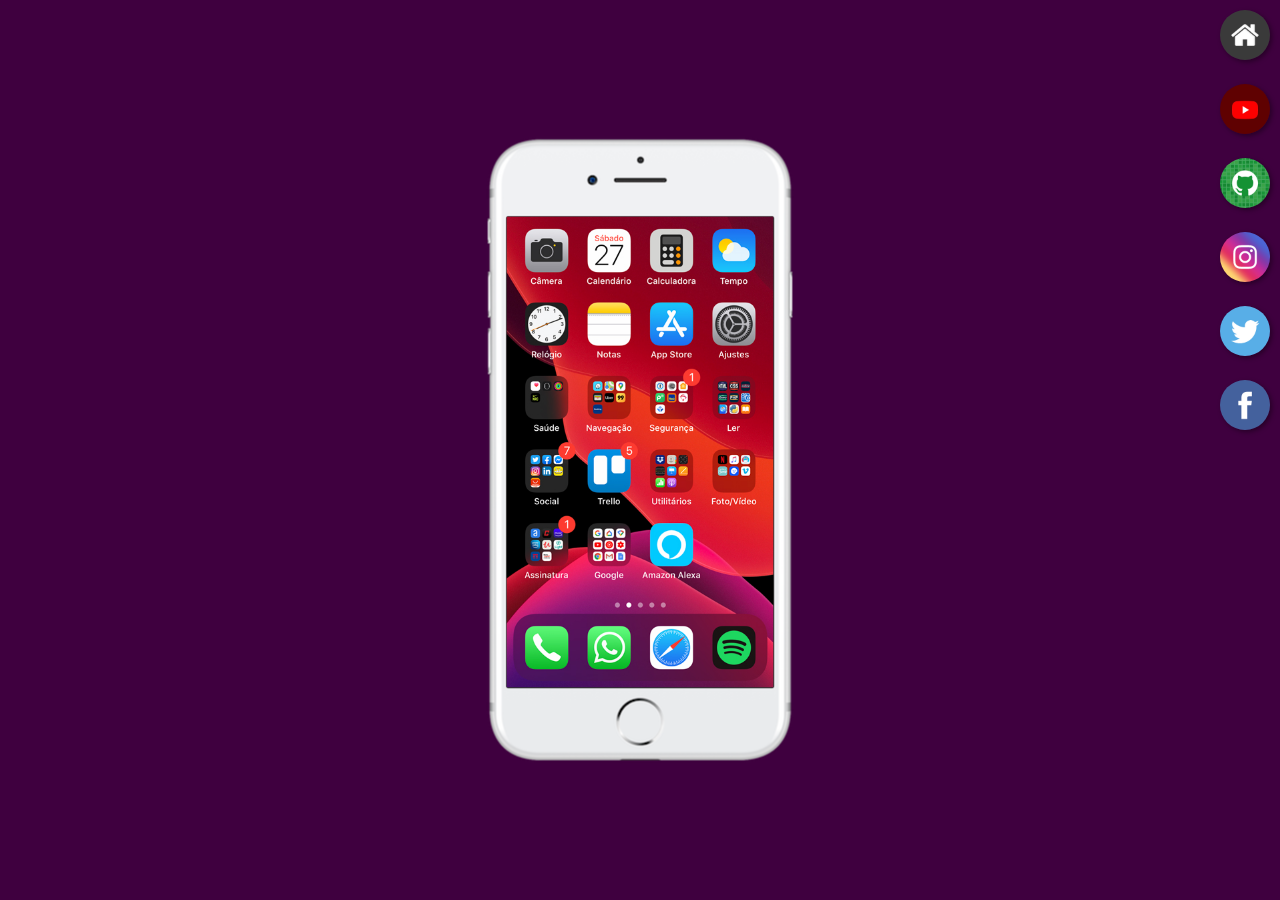
<file: index.html>
<!DOCTYPE html>
<html lang="pt-br">
<head>
    <meta charset="UTF-8">
    <meta http-equiv="X-UA-Compatible" content="IE=edge">
    <meta name="viewport" content="width=device-width, initial-scale=1.0">
    <link rel="shortcut icon" href="favicon.ico" type="image/x-icon">
    <link rel="stylesheet" href="estilos/style.css">
    <title>Projetos Redes Sociais</title>
</head>
<body>
    <main>
        <section id="telefone">
            <iframe src="home.html" name="tela" id="tela" frameborder="0"></iframe>
        </section>
        <section id="redes-sociais">
            <a href="home.html" target="tela"><img src="imagens/logo-home.jpg" alt="Home"></a><br>
            <a href="youtube.html" target="tela"><img src="imagens/logo-youtube.jpg" alt="Youtube"></a><br>
            <a href="github.html" target="tela"><img src="imagens/logo-github.jpg" alt="Github"></a><br>
            <a href="instagram.html" target="tela"><img src="imagens/logo-instagram.jpg" alt="Instagram"></a><br>
            <a href="twitter.html" target="tela"><img src="imagens/logo-twitter.jpg" alt="Twitter"></a><br>
            <a href="facebook.html" target="tela"><img src="imagens/logo-facebook.jpg" alt="Facebook"></a><br>
        </section>
    </main>
    
</body>
</html>
</file>
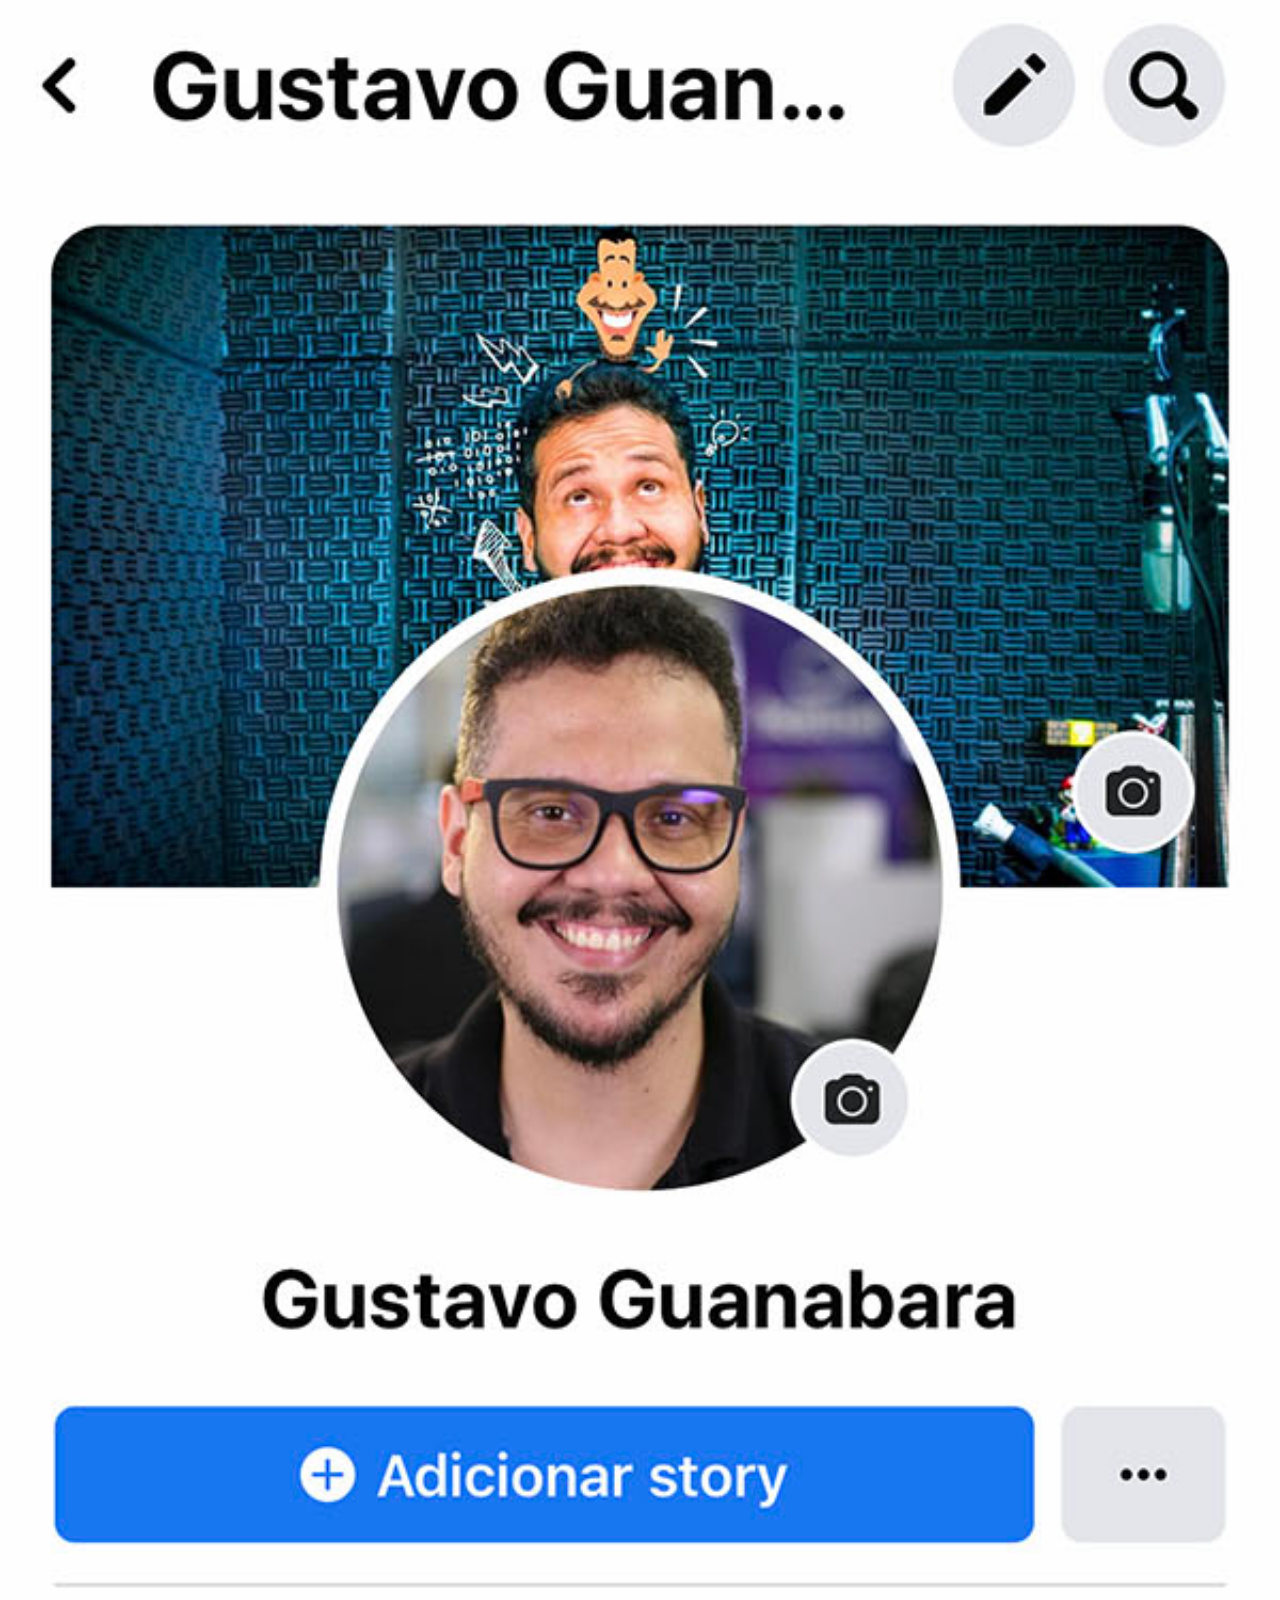
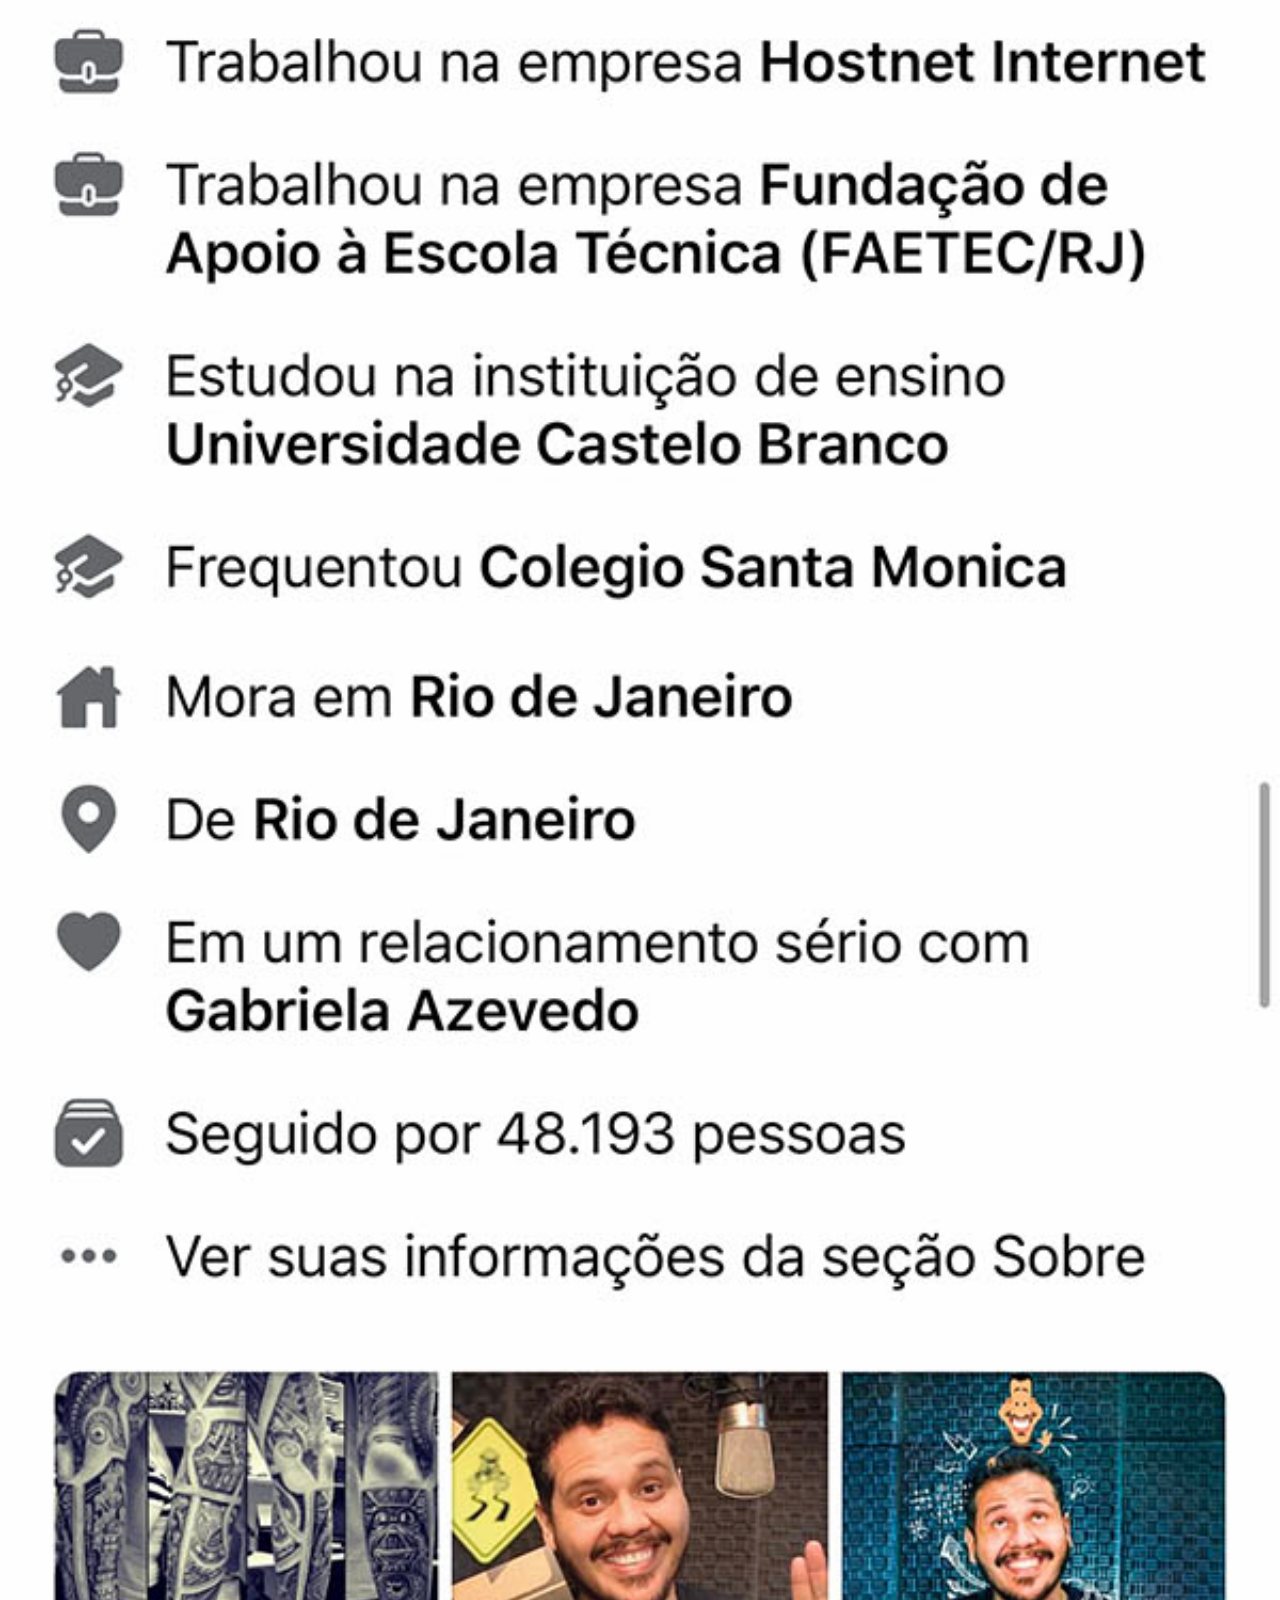
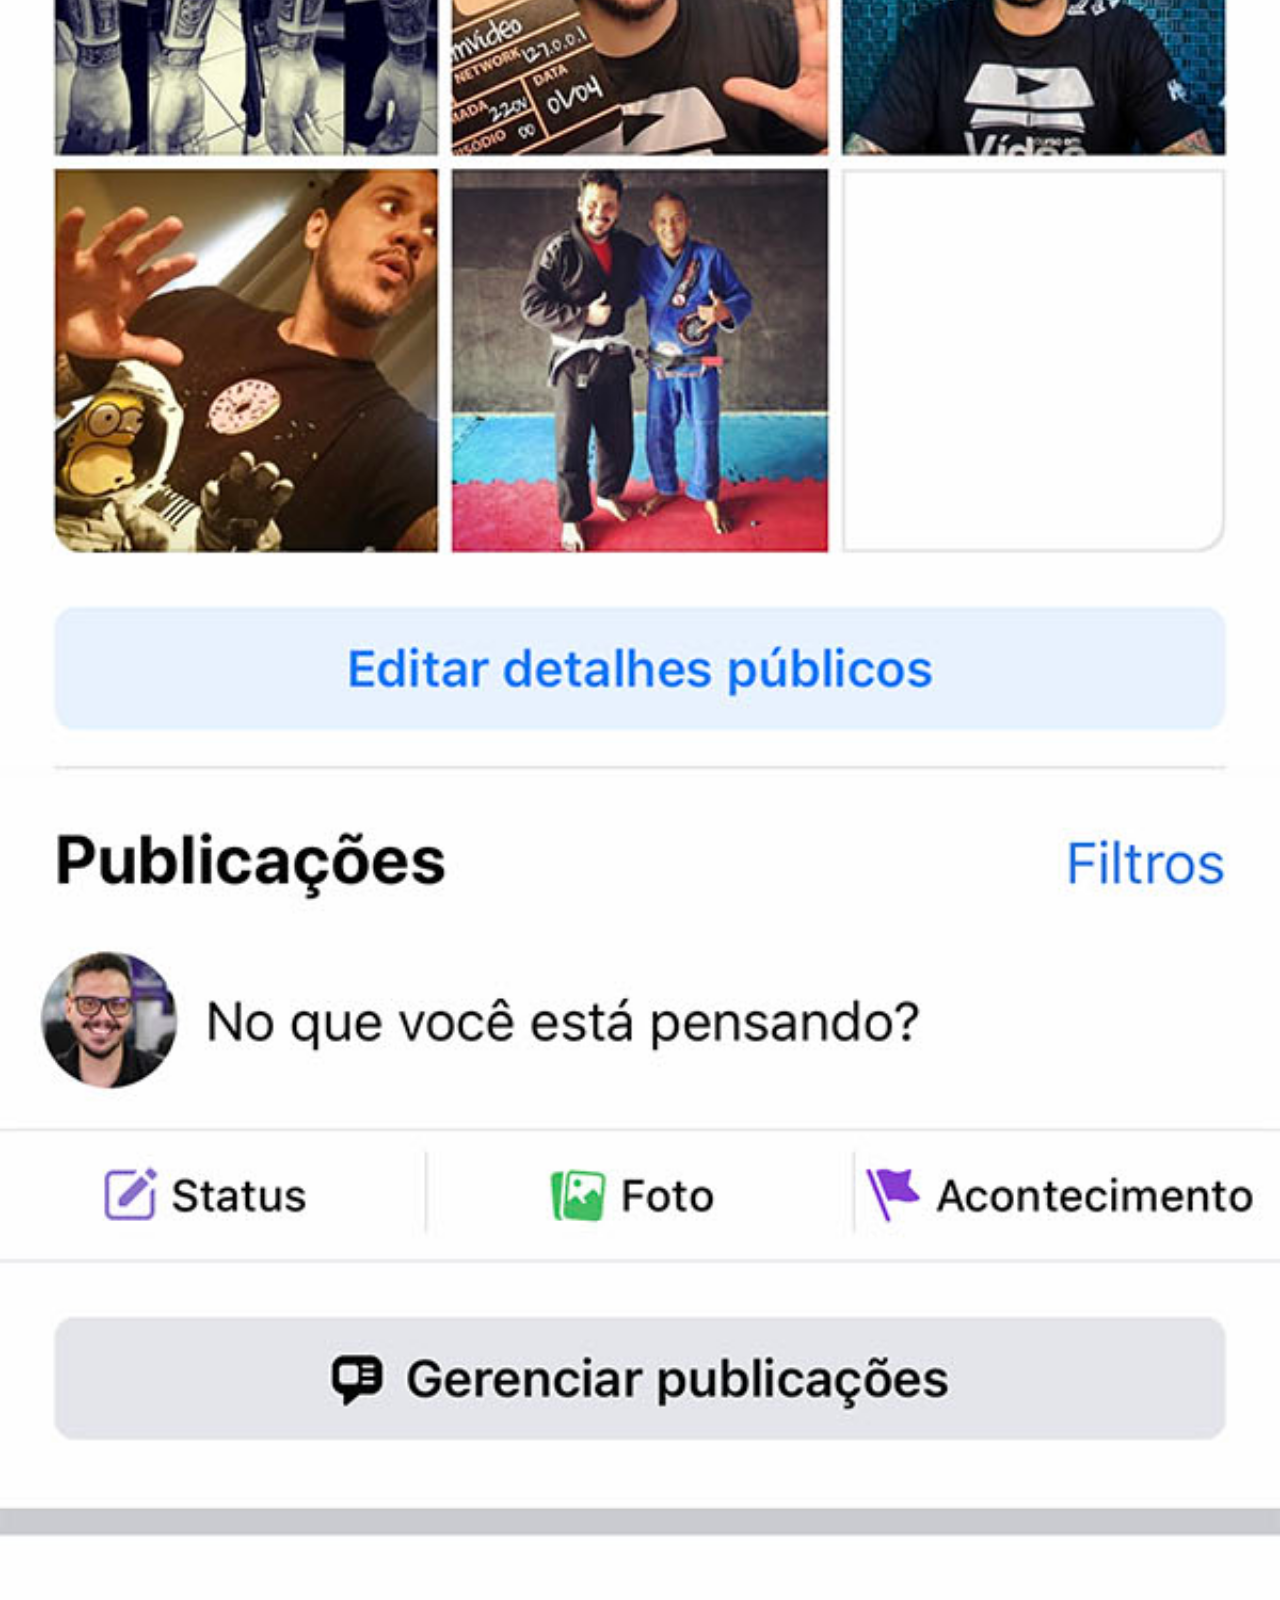
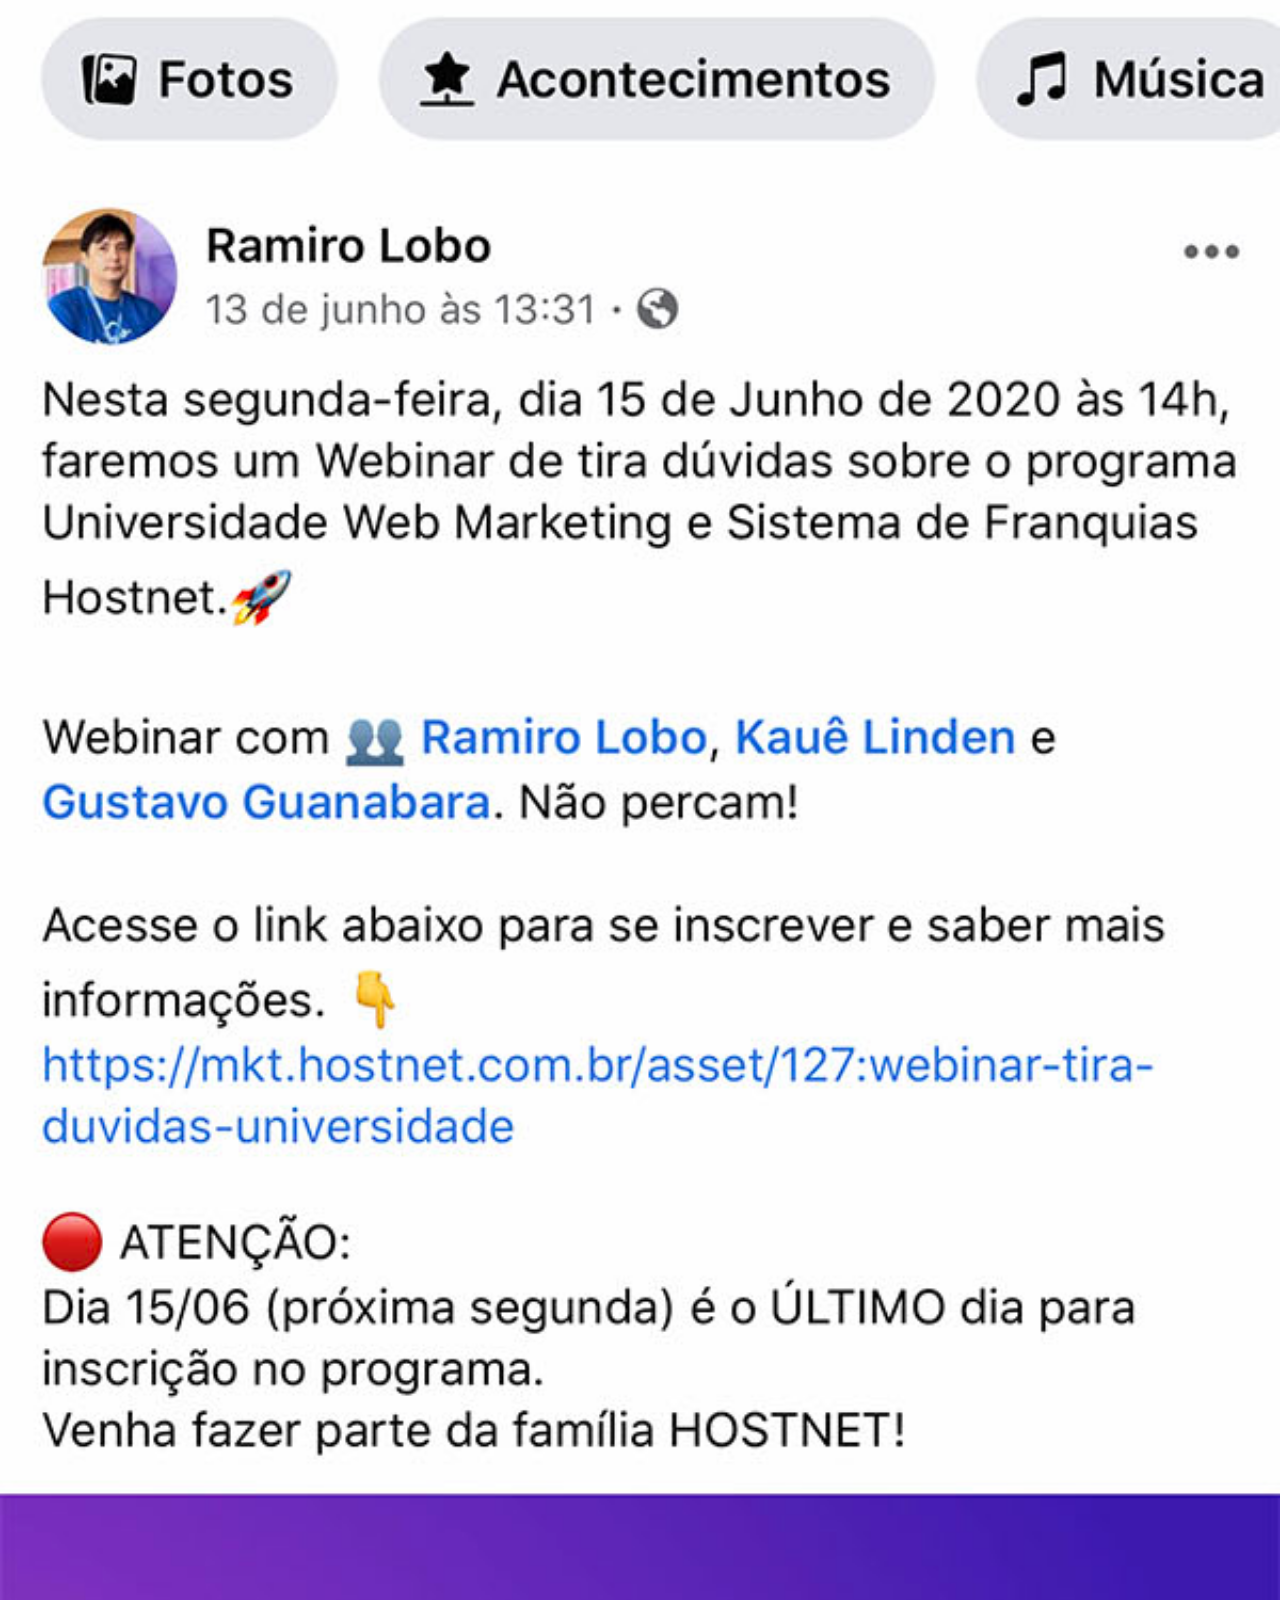
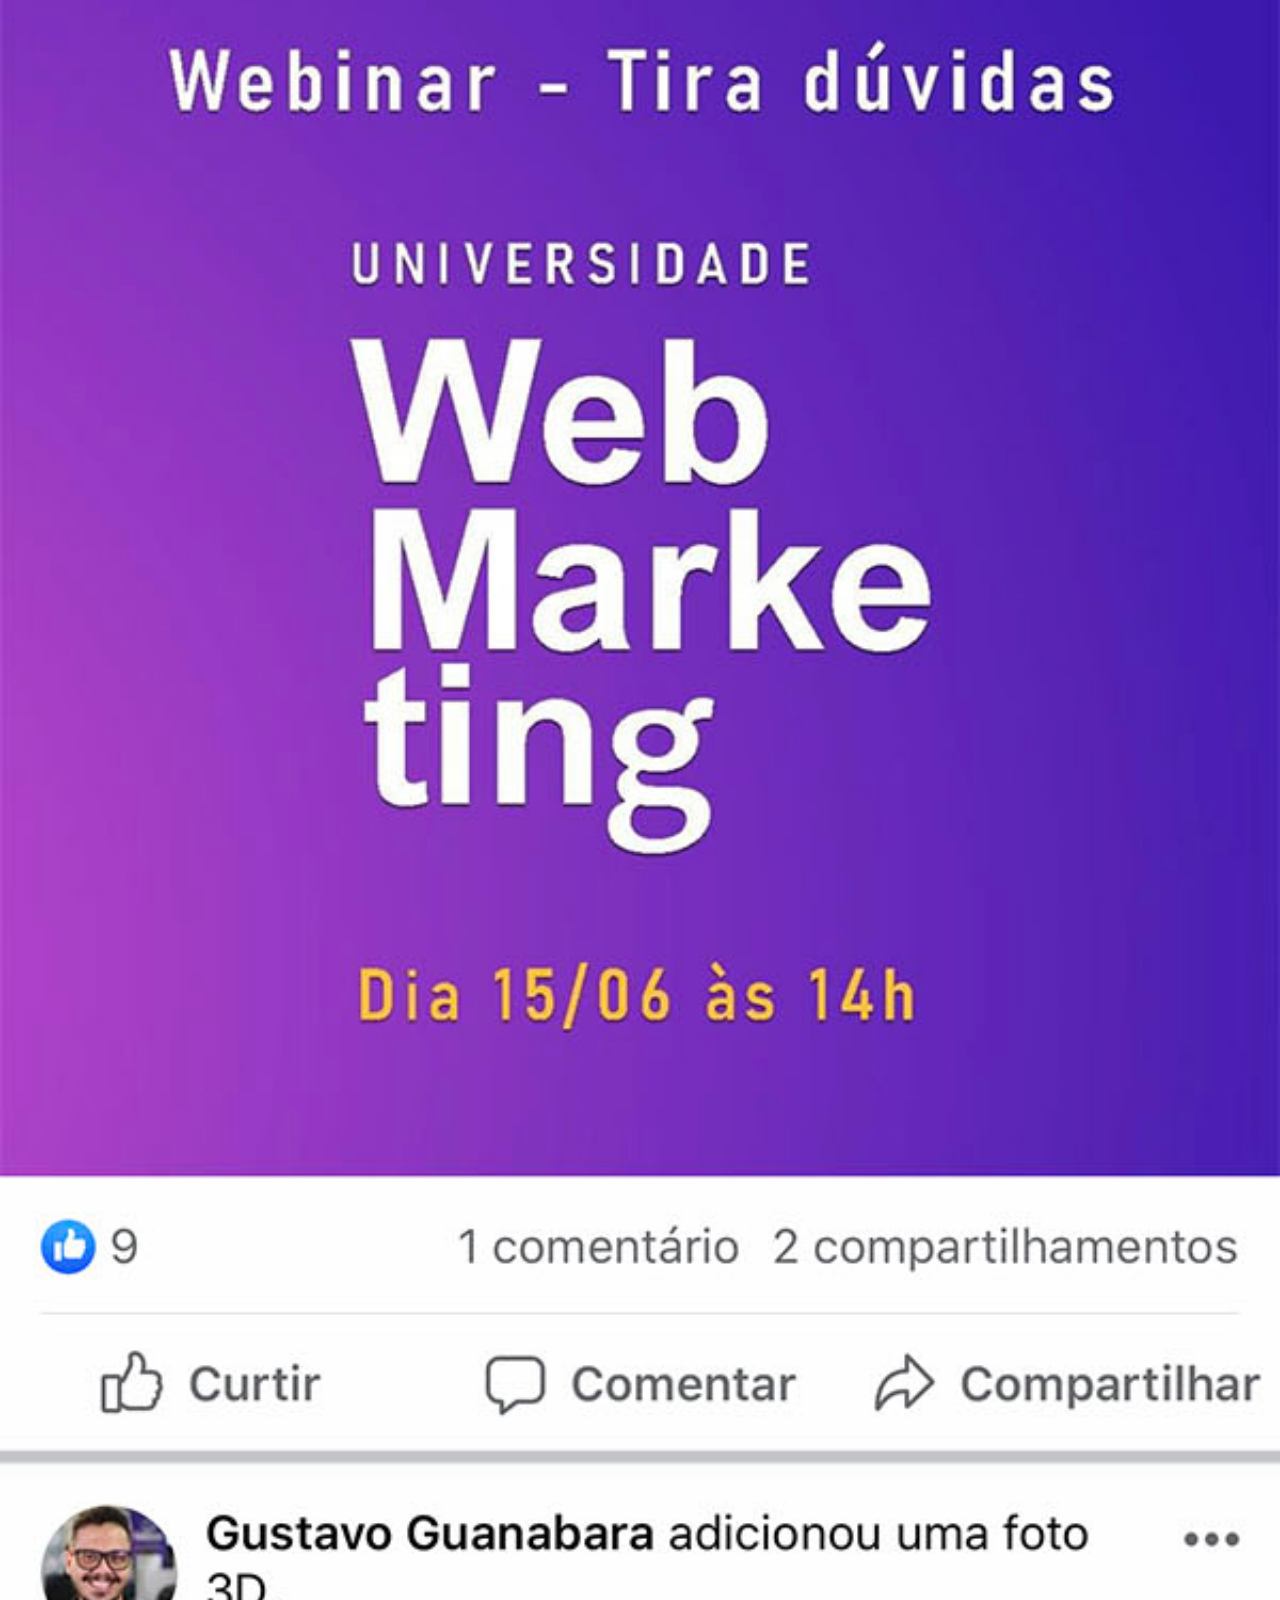
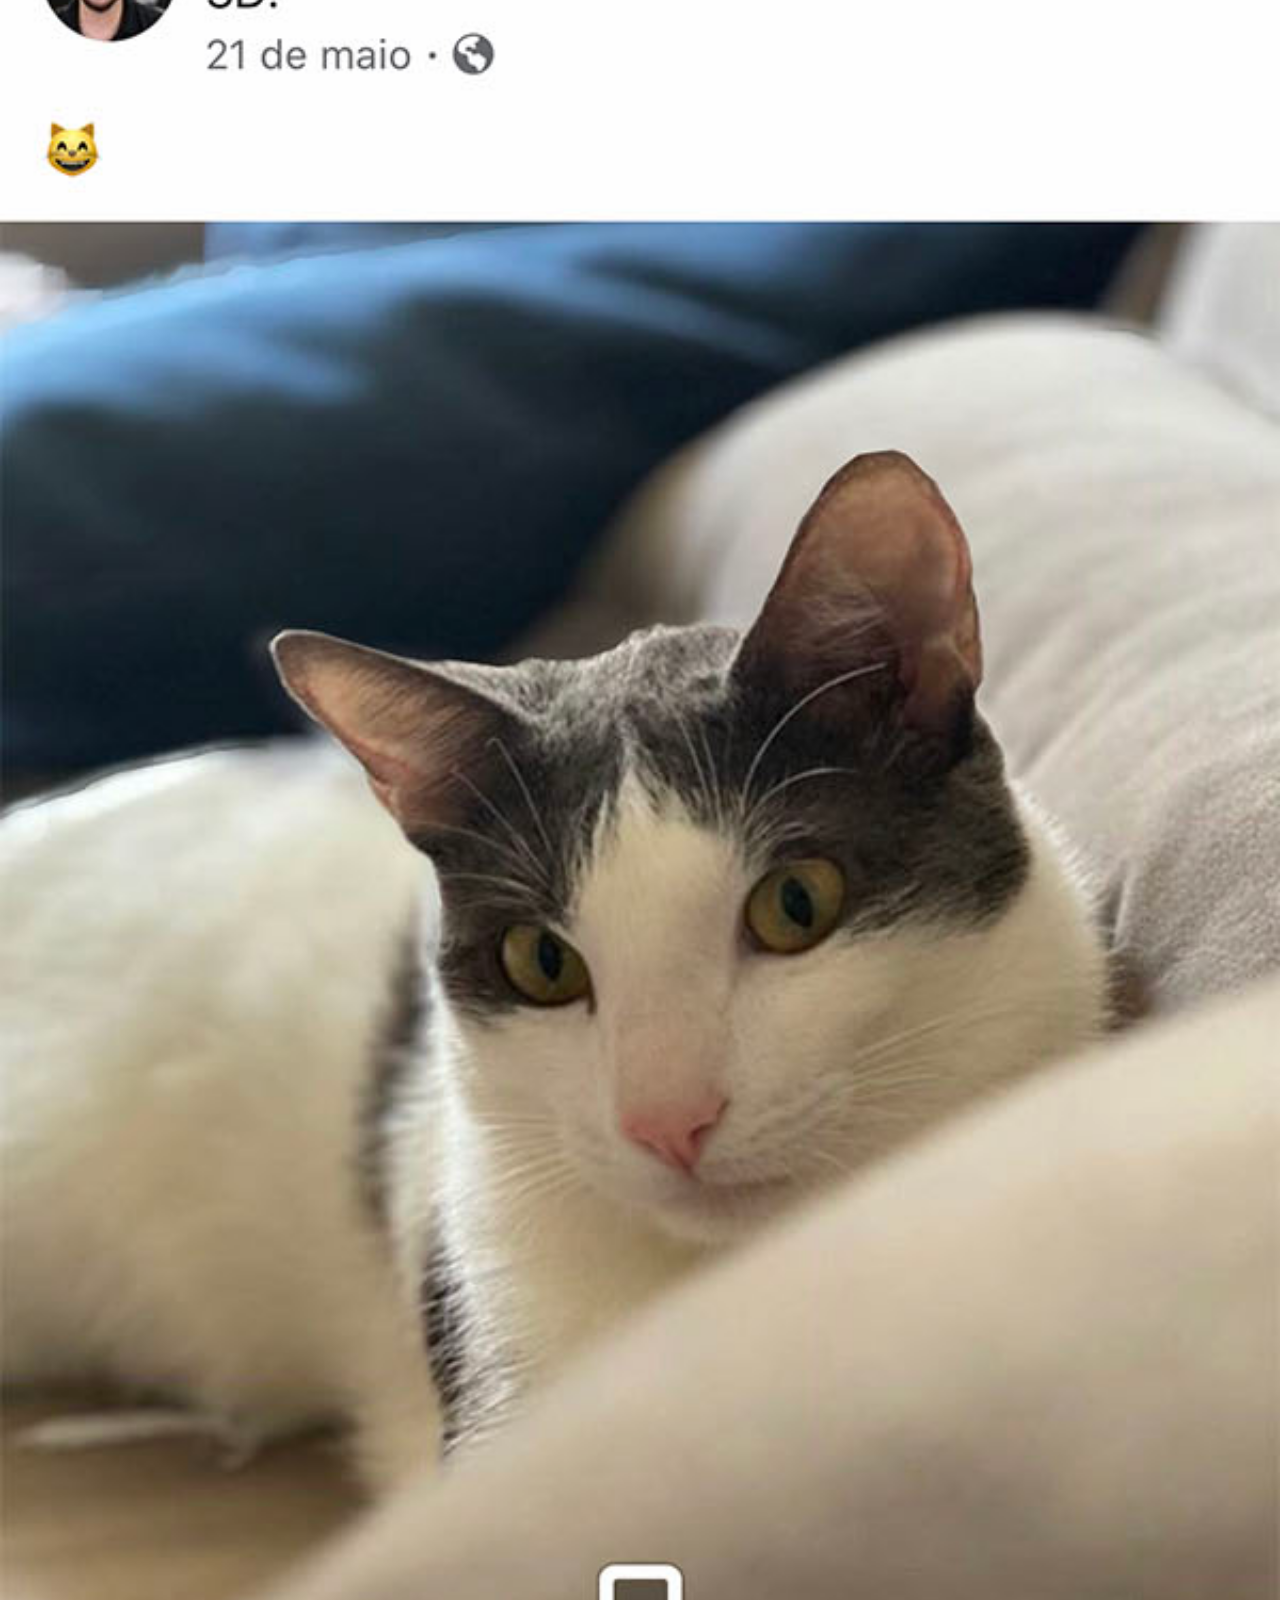
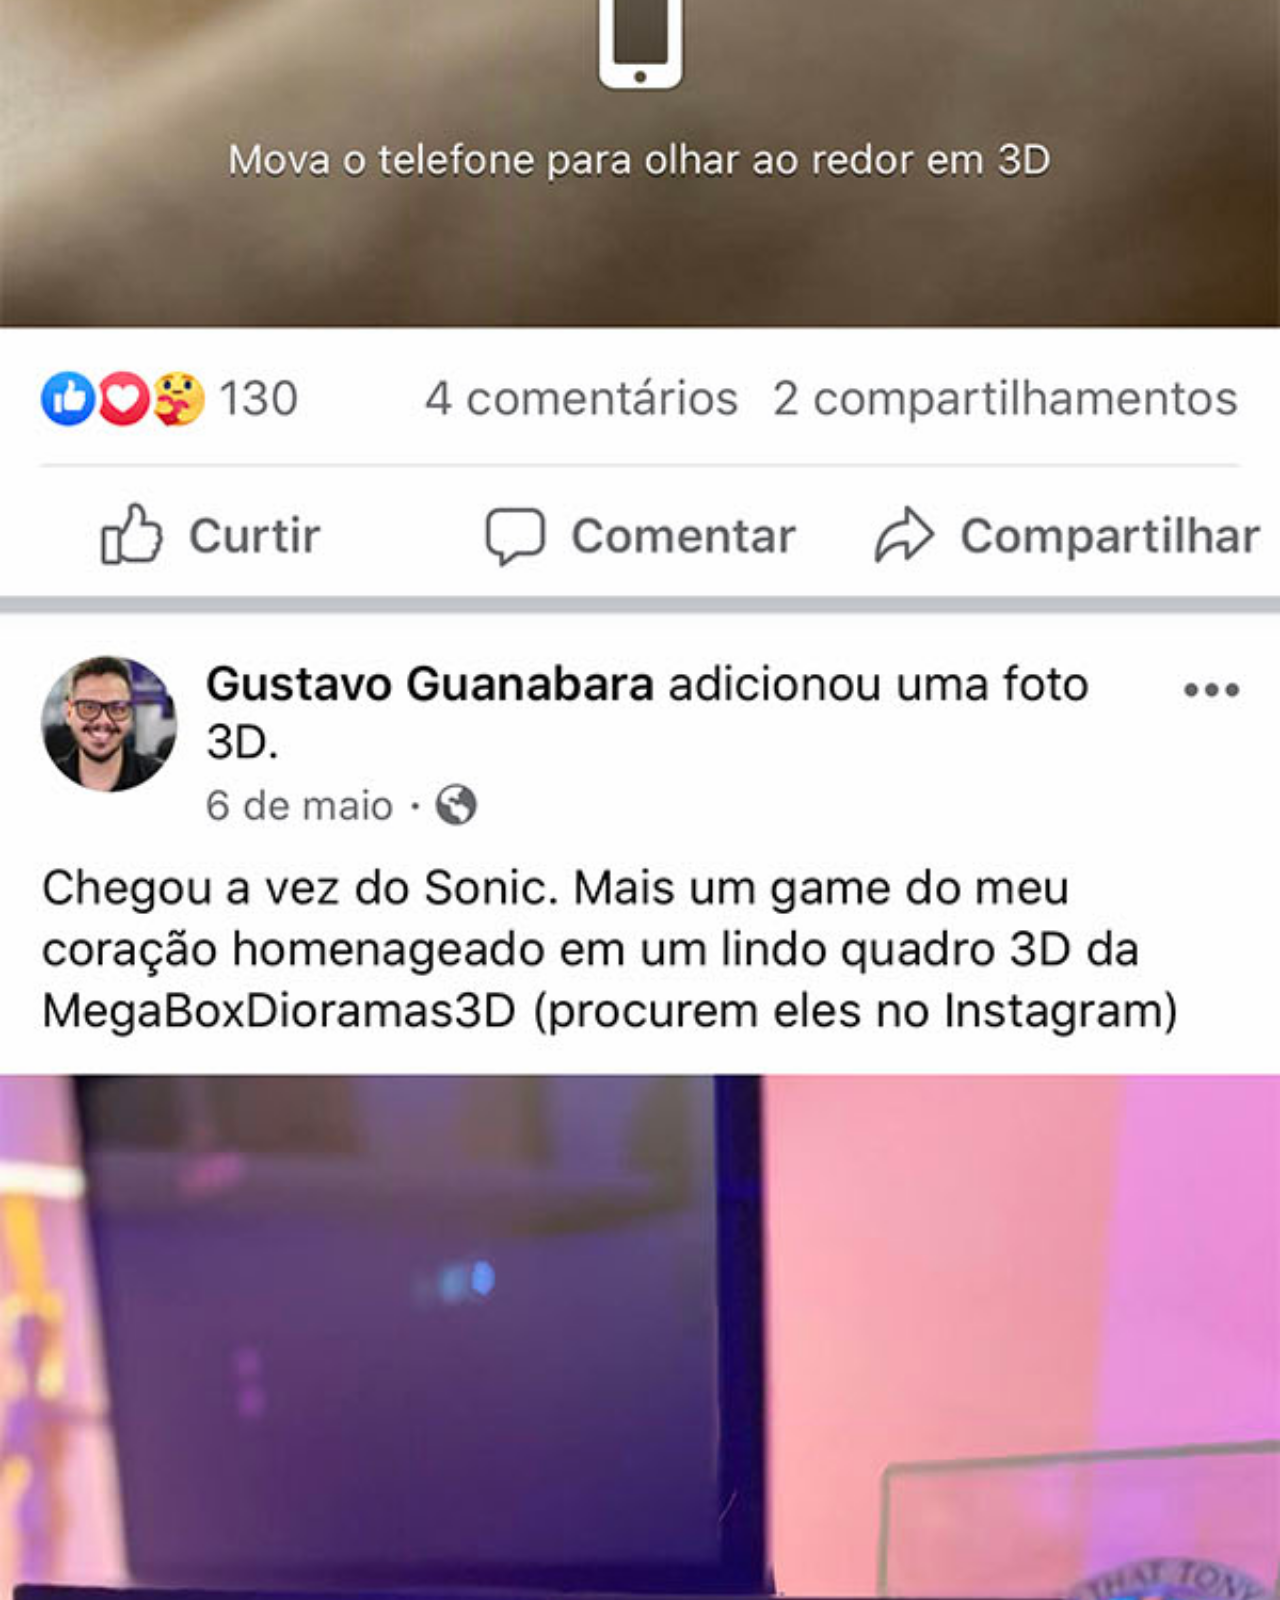
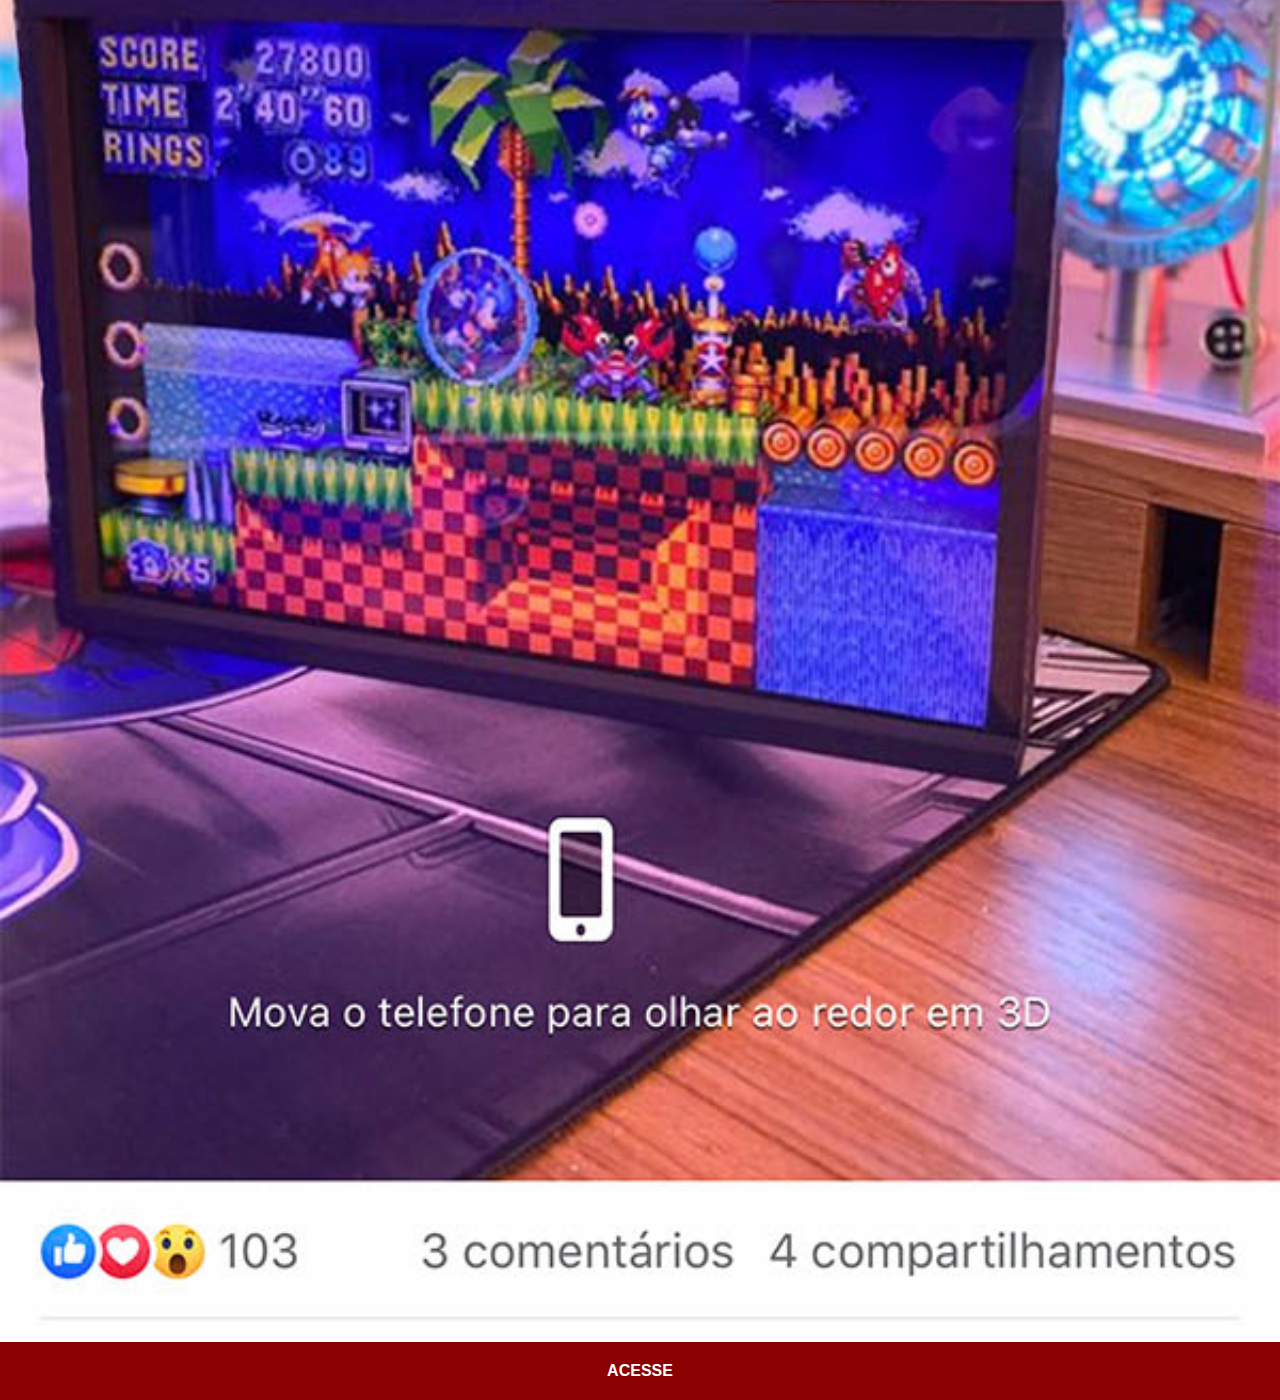
<file: facebook.html>
<!DOCTYPE html>
<html lang="pt-br">
<head>
    <meta charset="UTF-8">
    <meta http-equiv="X-UA-Compatible" content="IE=edge">
    <meta name="viewport" content="width=device-width, initial-scale=1.0">
    <title>Youtube</title>
    <link rel="stylesheet" href="estilos/social.css">
    <style>
        * {
            margin: 0px;
            padding: 0px;
            font-family: Arial, Helvetica, sans-serif;
        }

        ::-webkit-scrollbar {
            width: 0px;
            height: 0px;
        }
        img {
            width: 100vw;
            

        }

        a {
            display: block;
            background-color: darkred;
            padding: 20px;
            color: white;
            text-align: center;
            font-weight: bolder;
            text-decoration: none;
        }

        a:hover {
            background-color: red;
        }
    </style>
</head>
<body>
    <img src="imagens/tela-facebook.jpg" alt="Youtube">
    <a href="https://www.facebook.com/gustavoguanabara" target="_blank">ACESSE</a>
</body>
</html>
</file>
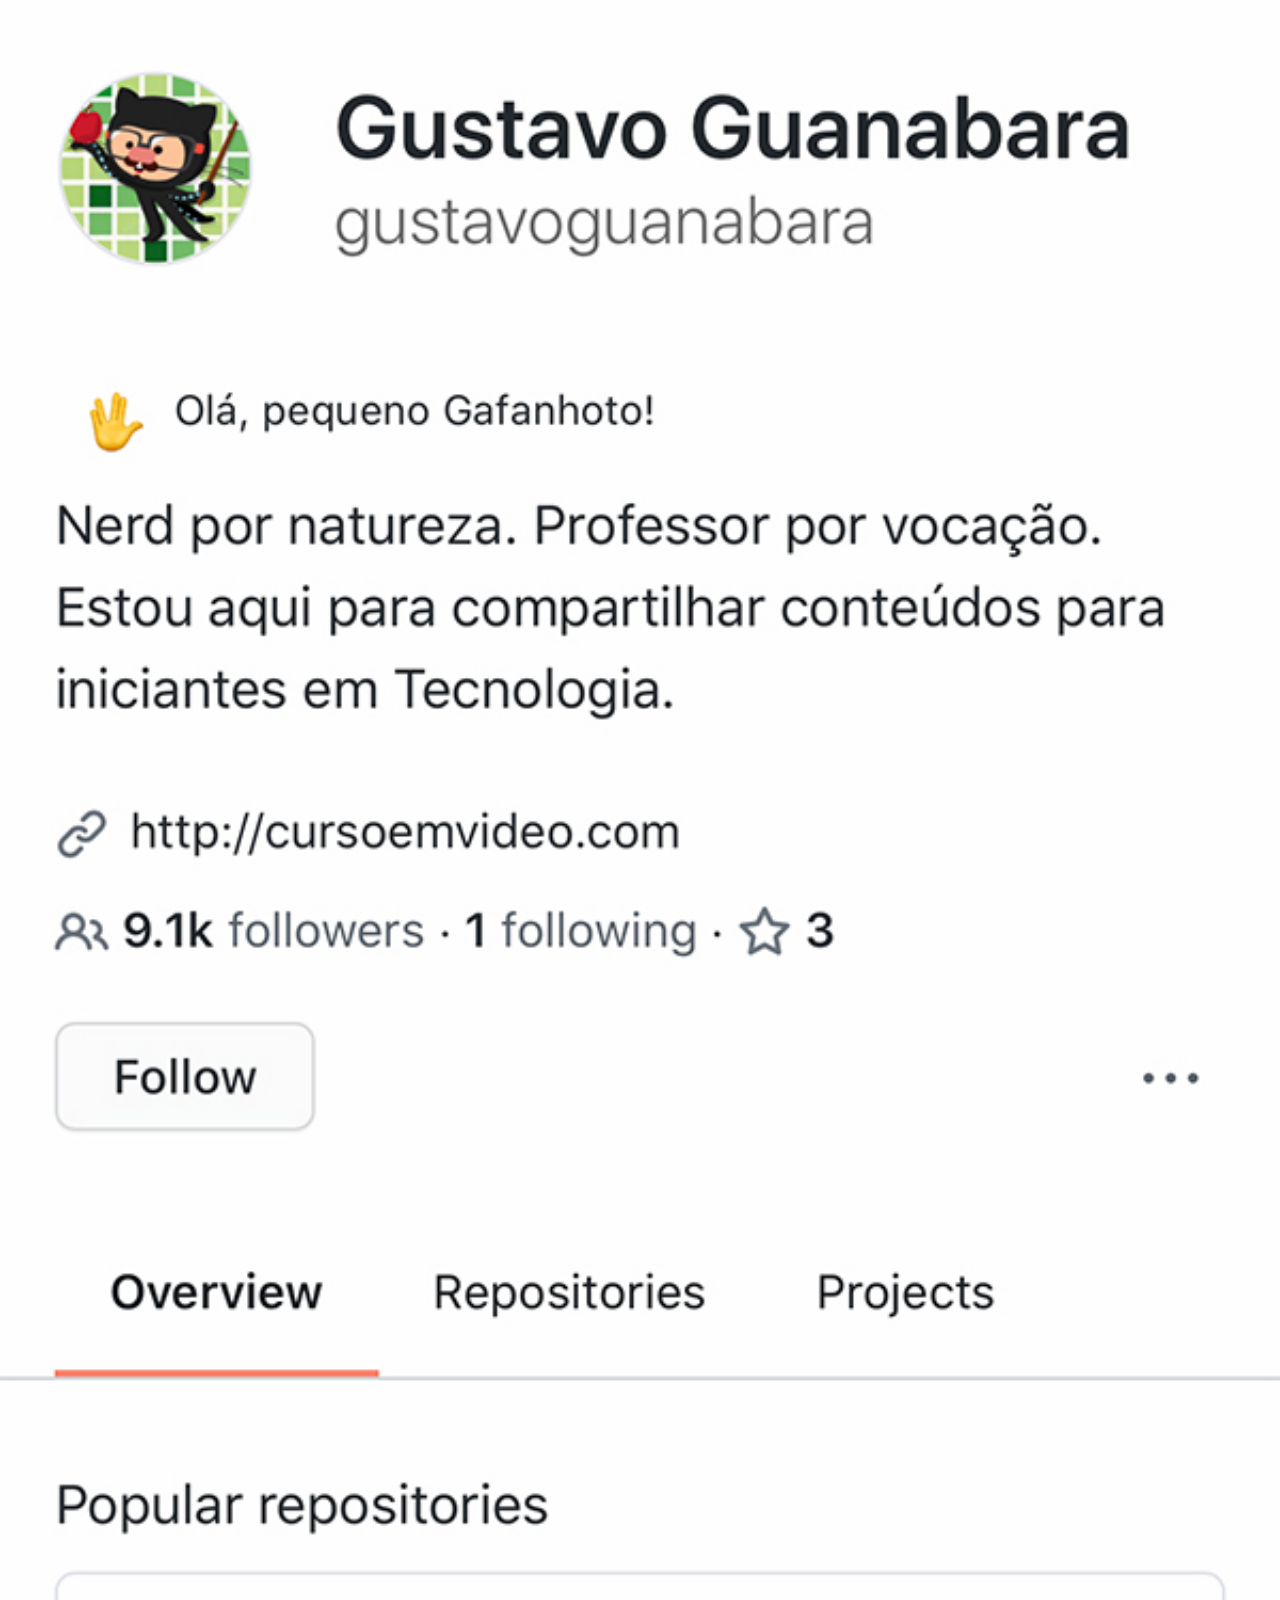
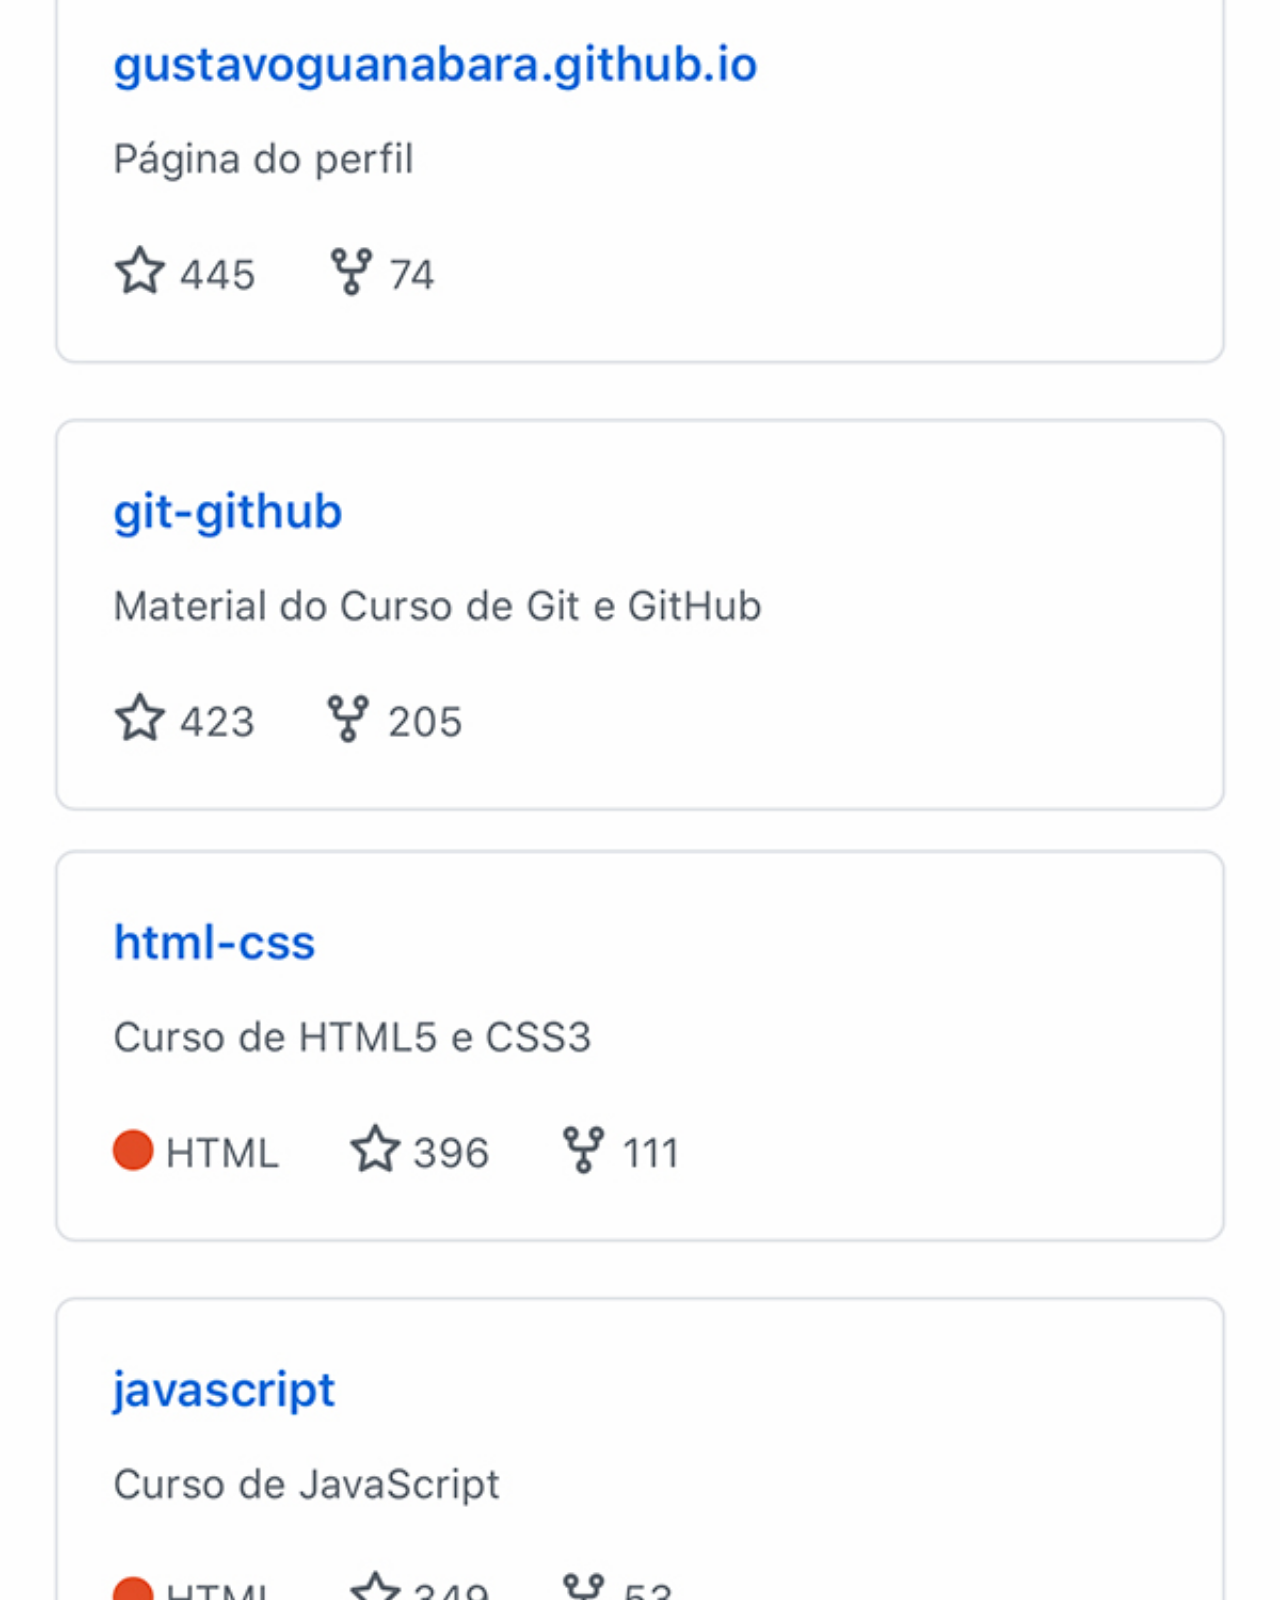
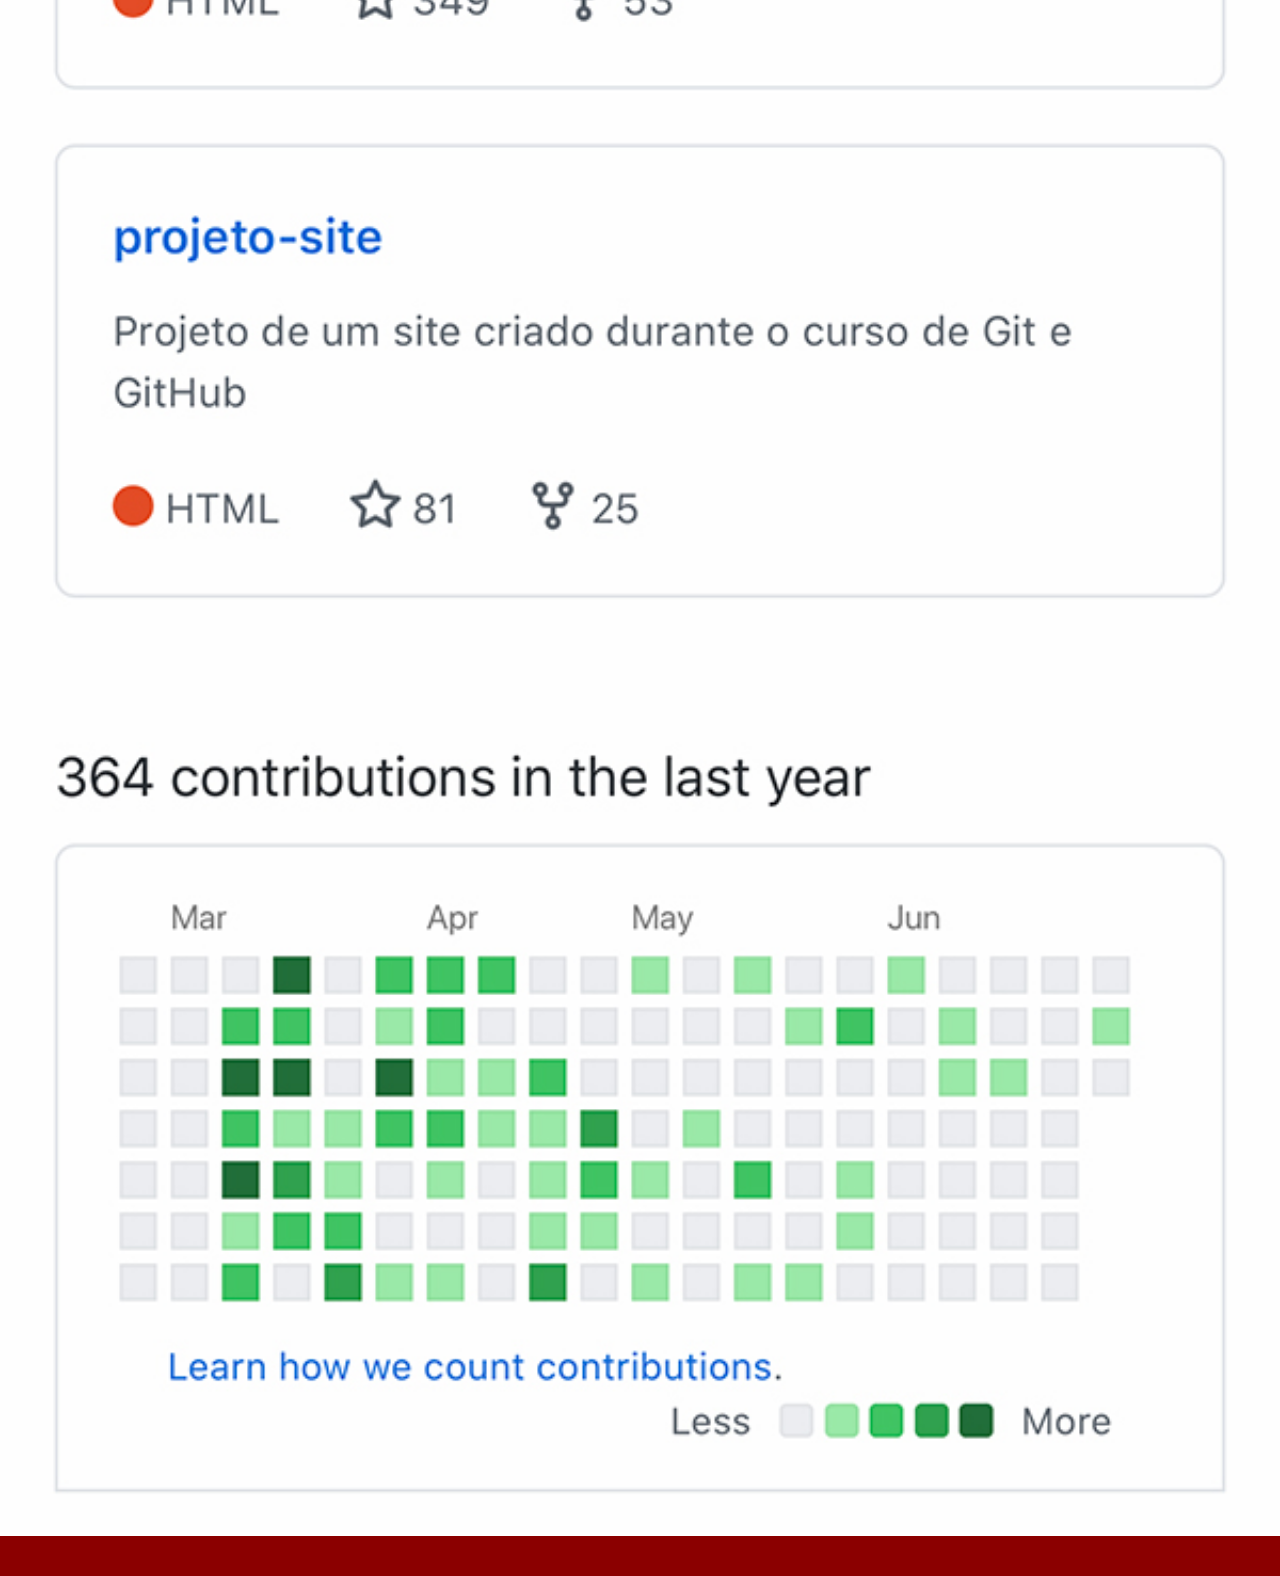
<file: github.html>
<!DOCTYPE html>
<html lang="pt-br">
<head>
    <meta charset="UTF-8">
    <meta http-equiv="X-UA-Compatible" content="IE=edge">
    <meta name="viewport" content="width=device-width, initial-scale=1.0">
    <title>Github</title>
    <link rel="stylesheet" href="estilos/social.css">
</head>
<body>
    <img src="imagens/tela-github.jpg" alt="Github">
    <a href="https://github.com/lucasgomesdacruz?tab=repositories" target="_blank" ></a>
</body>
</html>
</file>
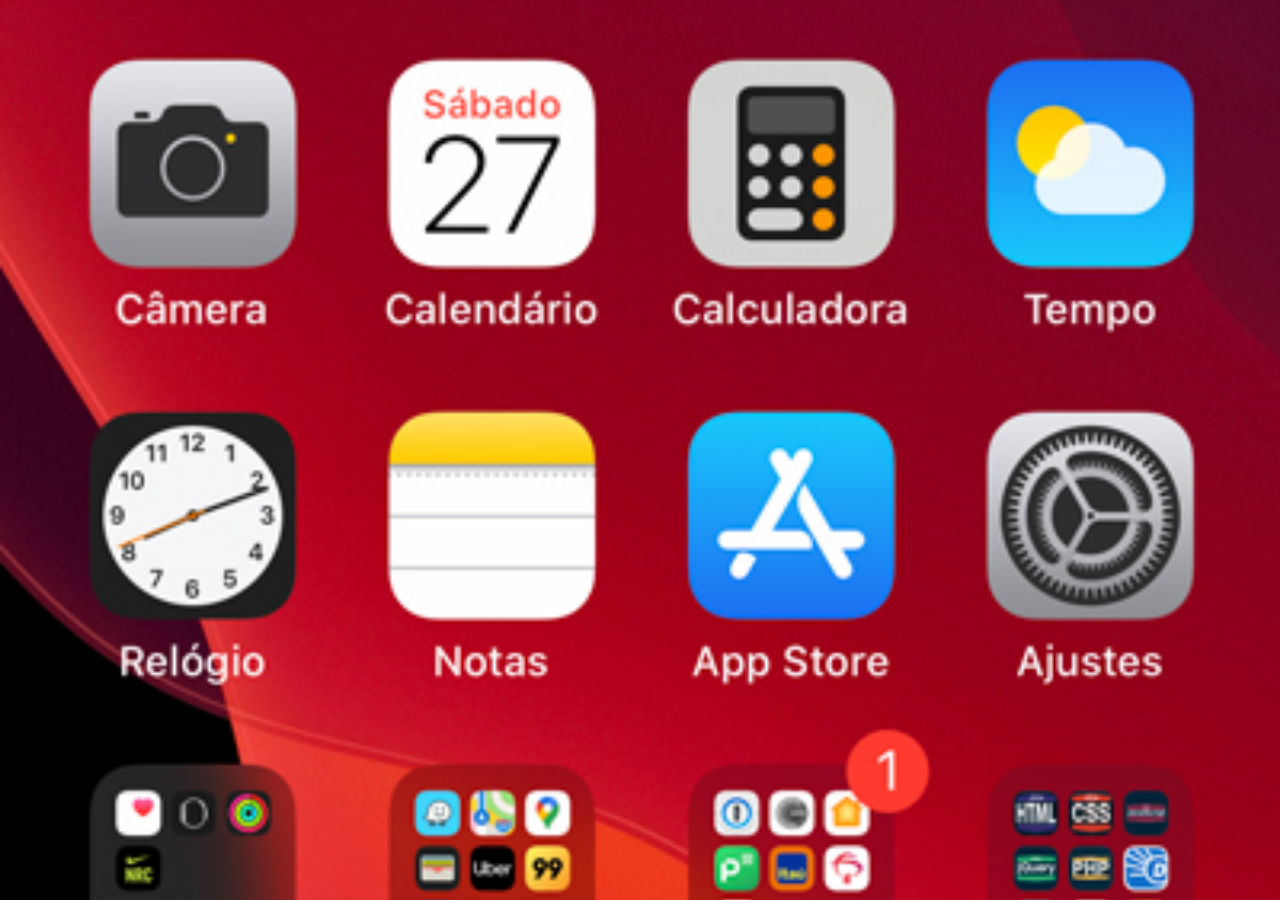
<file: home.html>
<!DOCTYPE html>
<html lang="pt-br">
<head>
    <meta charset="UTF-8">
    <meta http-equiv="X-UA-Compatible" content="IE=edge">
    <meta name="viewport" content="width=device-width, initial-scale=1.0">
    <title>Home</title>
</head>
<style>
    * {
        margin: 0px;
        padding: 0px;
    }

    body {
        width: 100vw;
        height: 100vh;
        background: black url('imagens/tela-home.jpg') no-repeat top center;
        background-size: cover;
    }
</style>
<body>
    
    
</body>
</html>
</file>
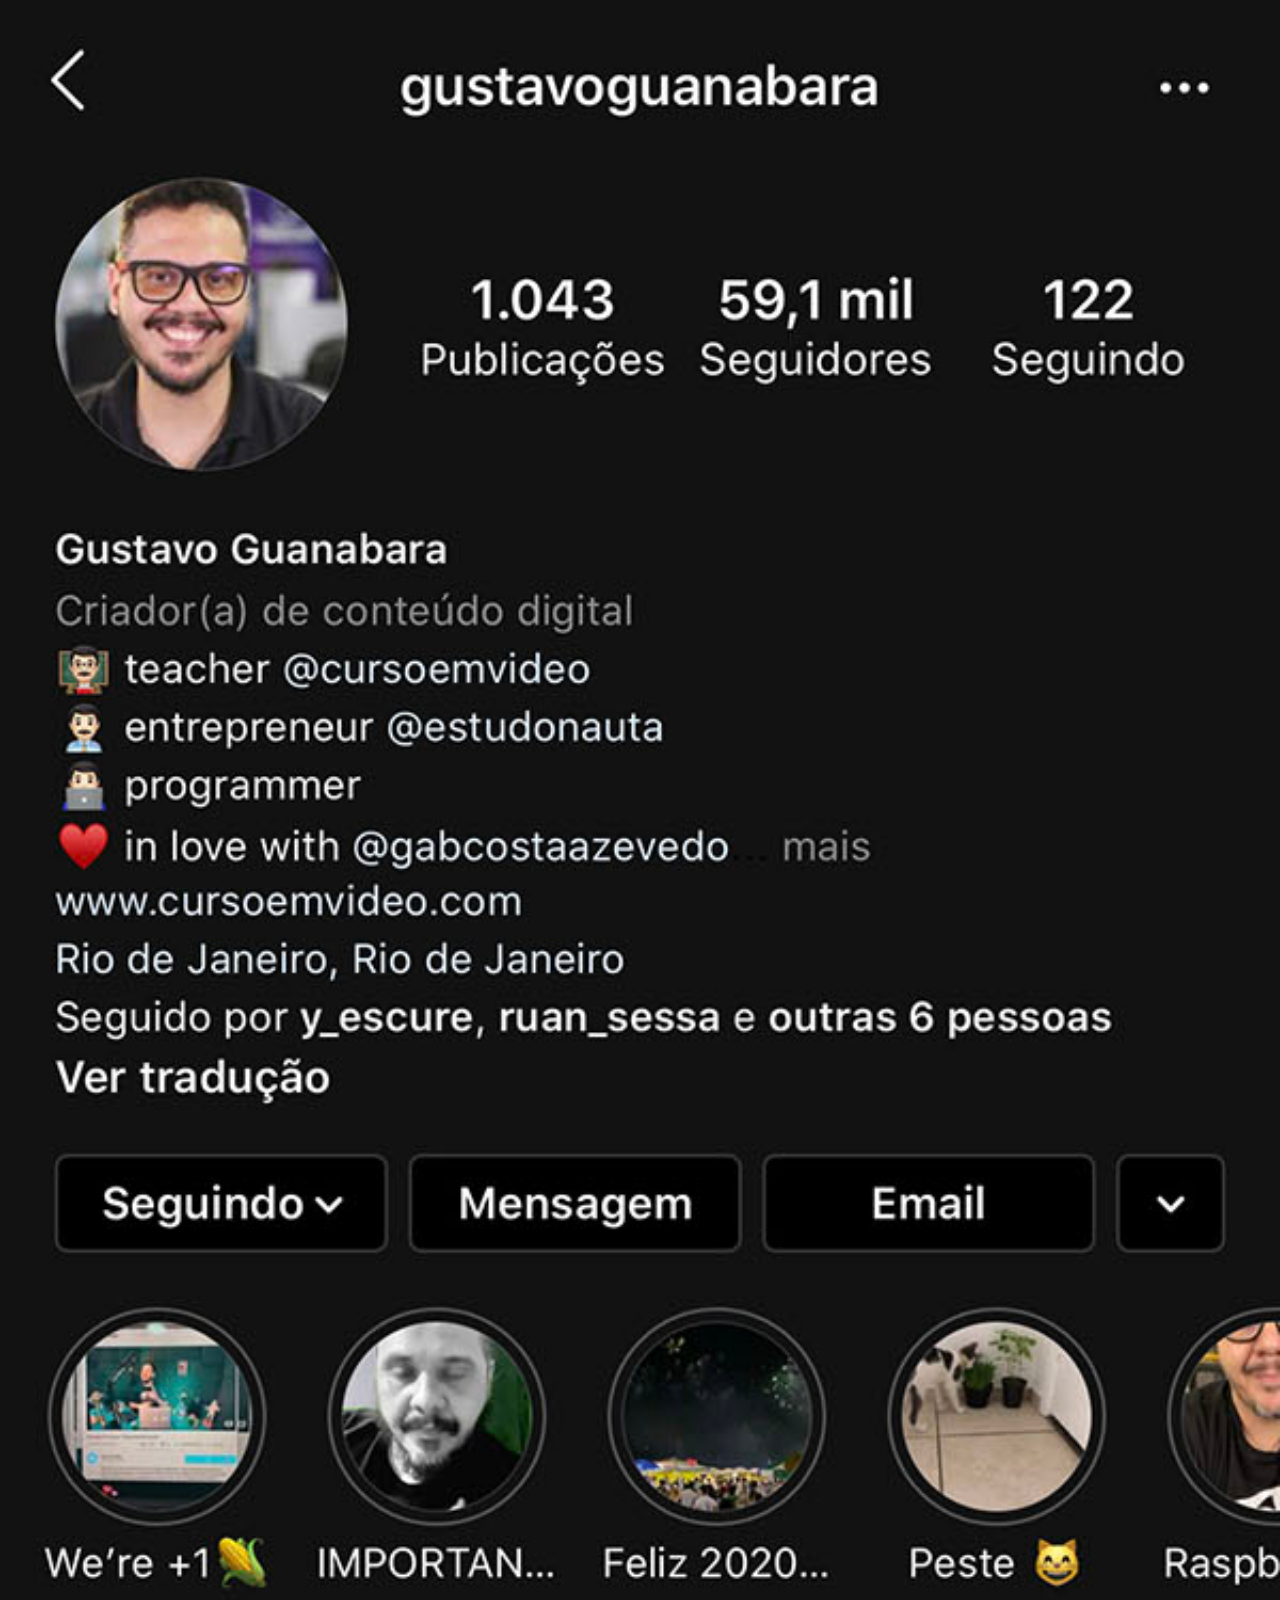
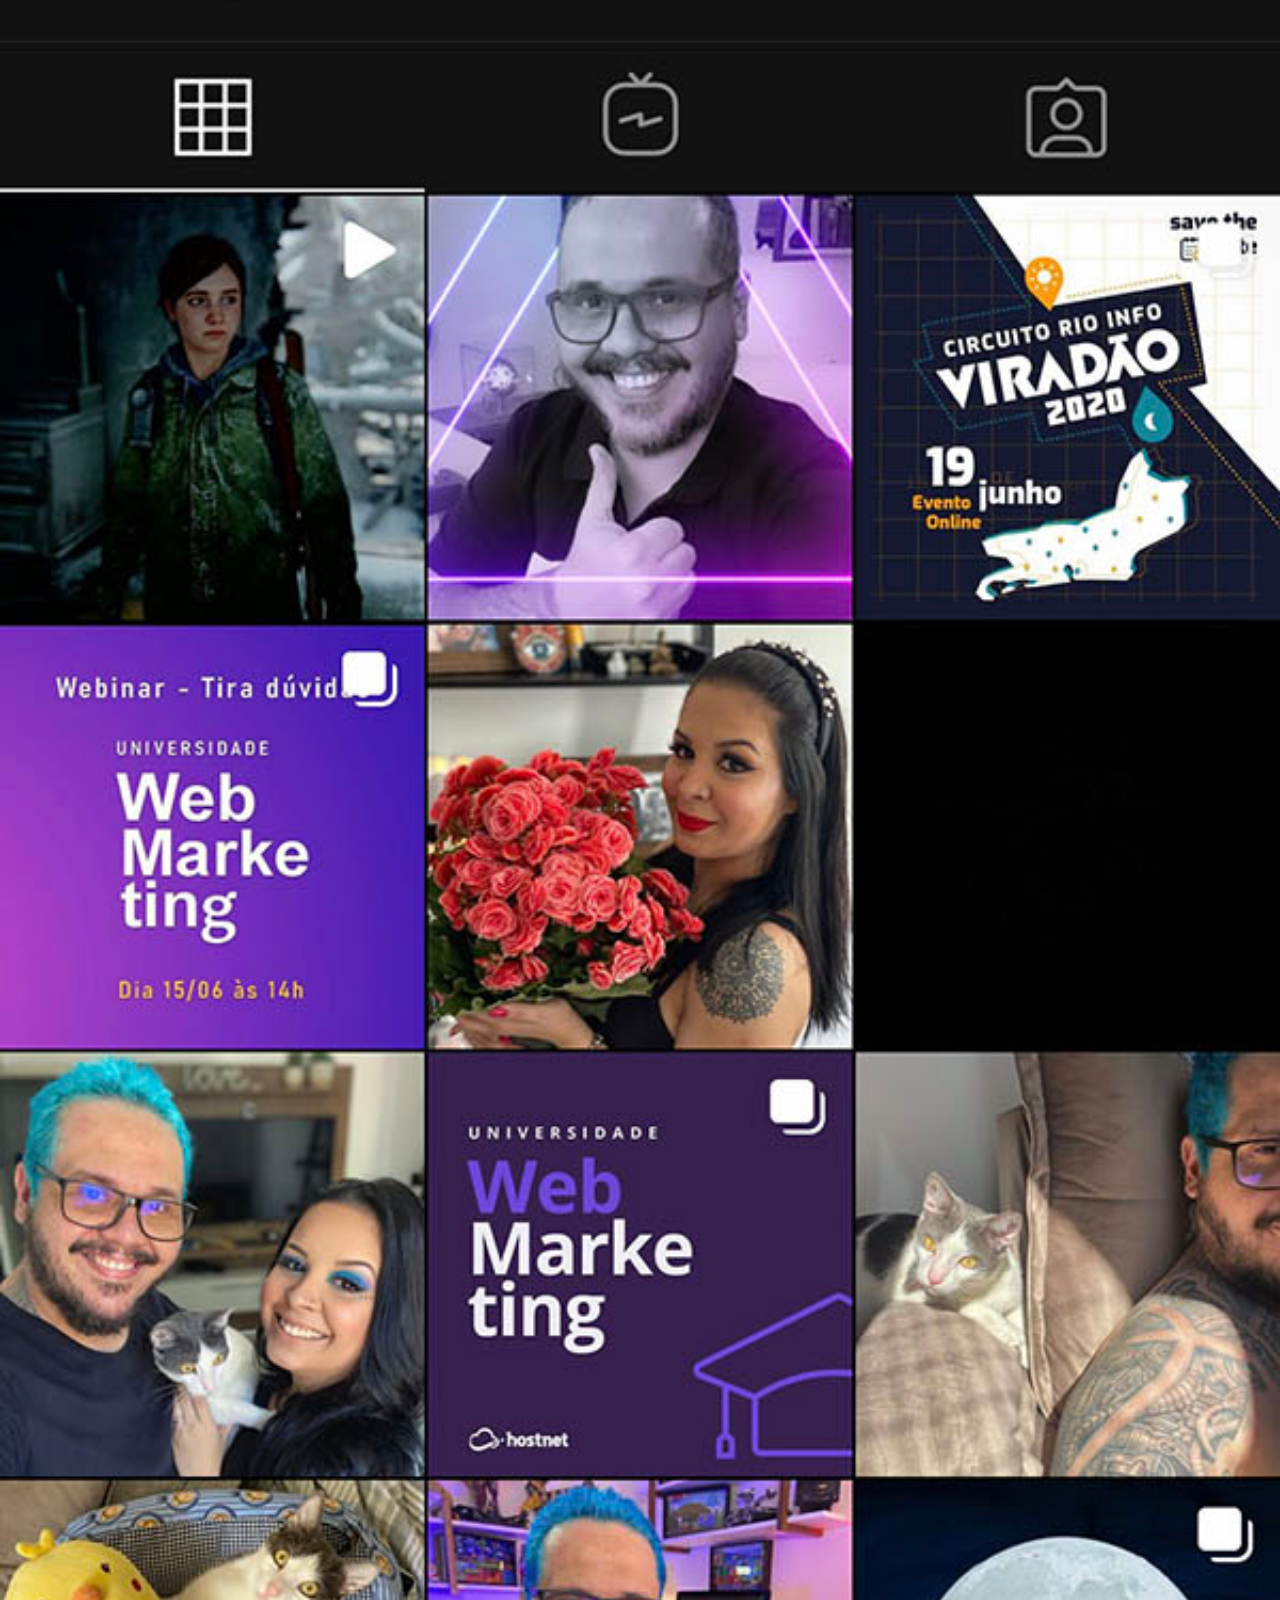
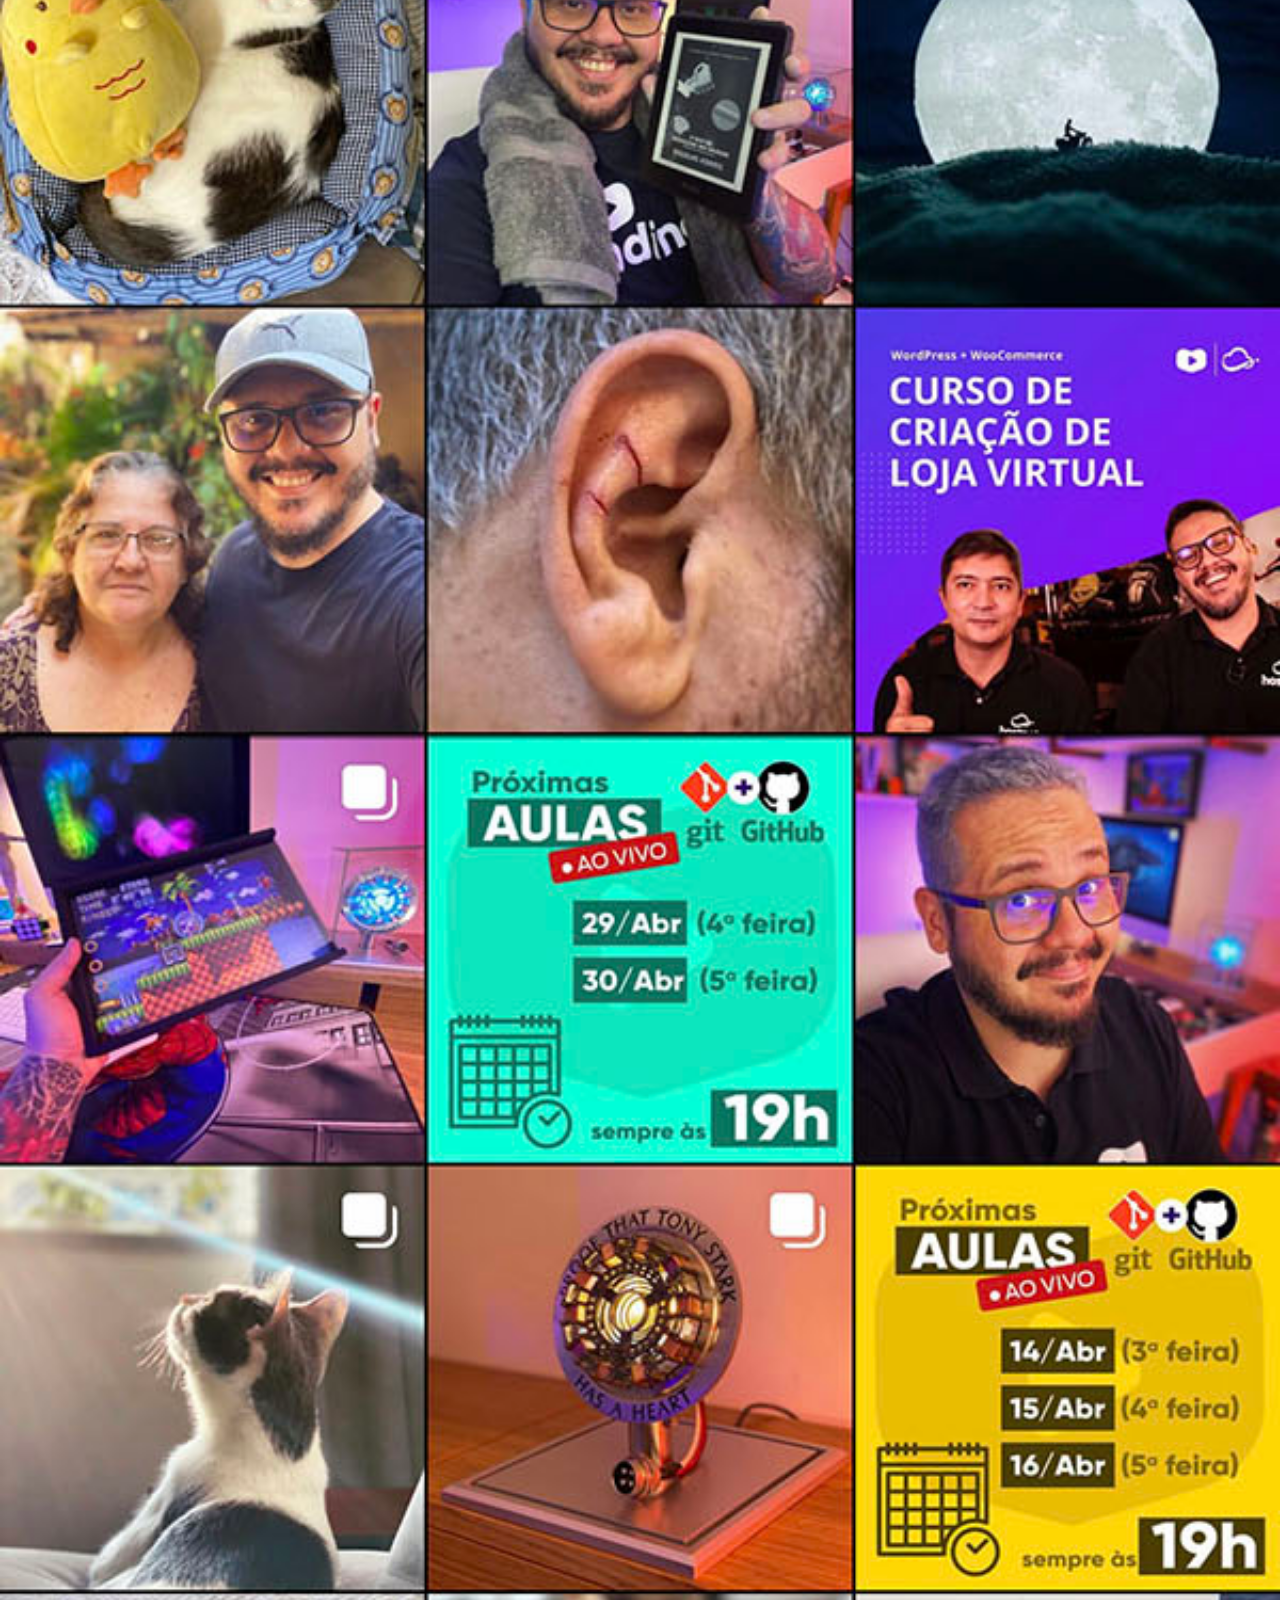
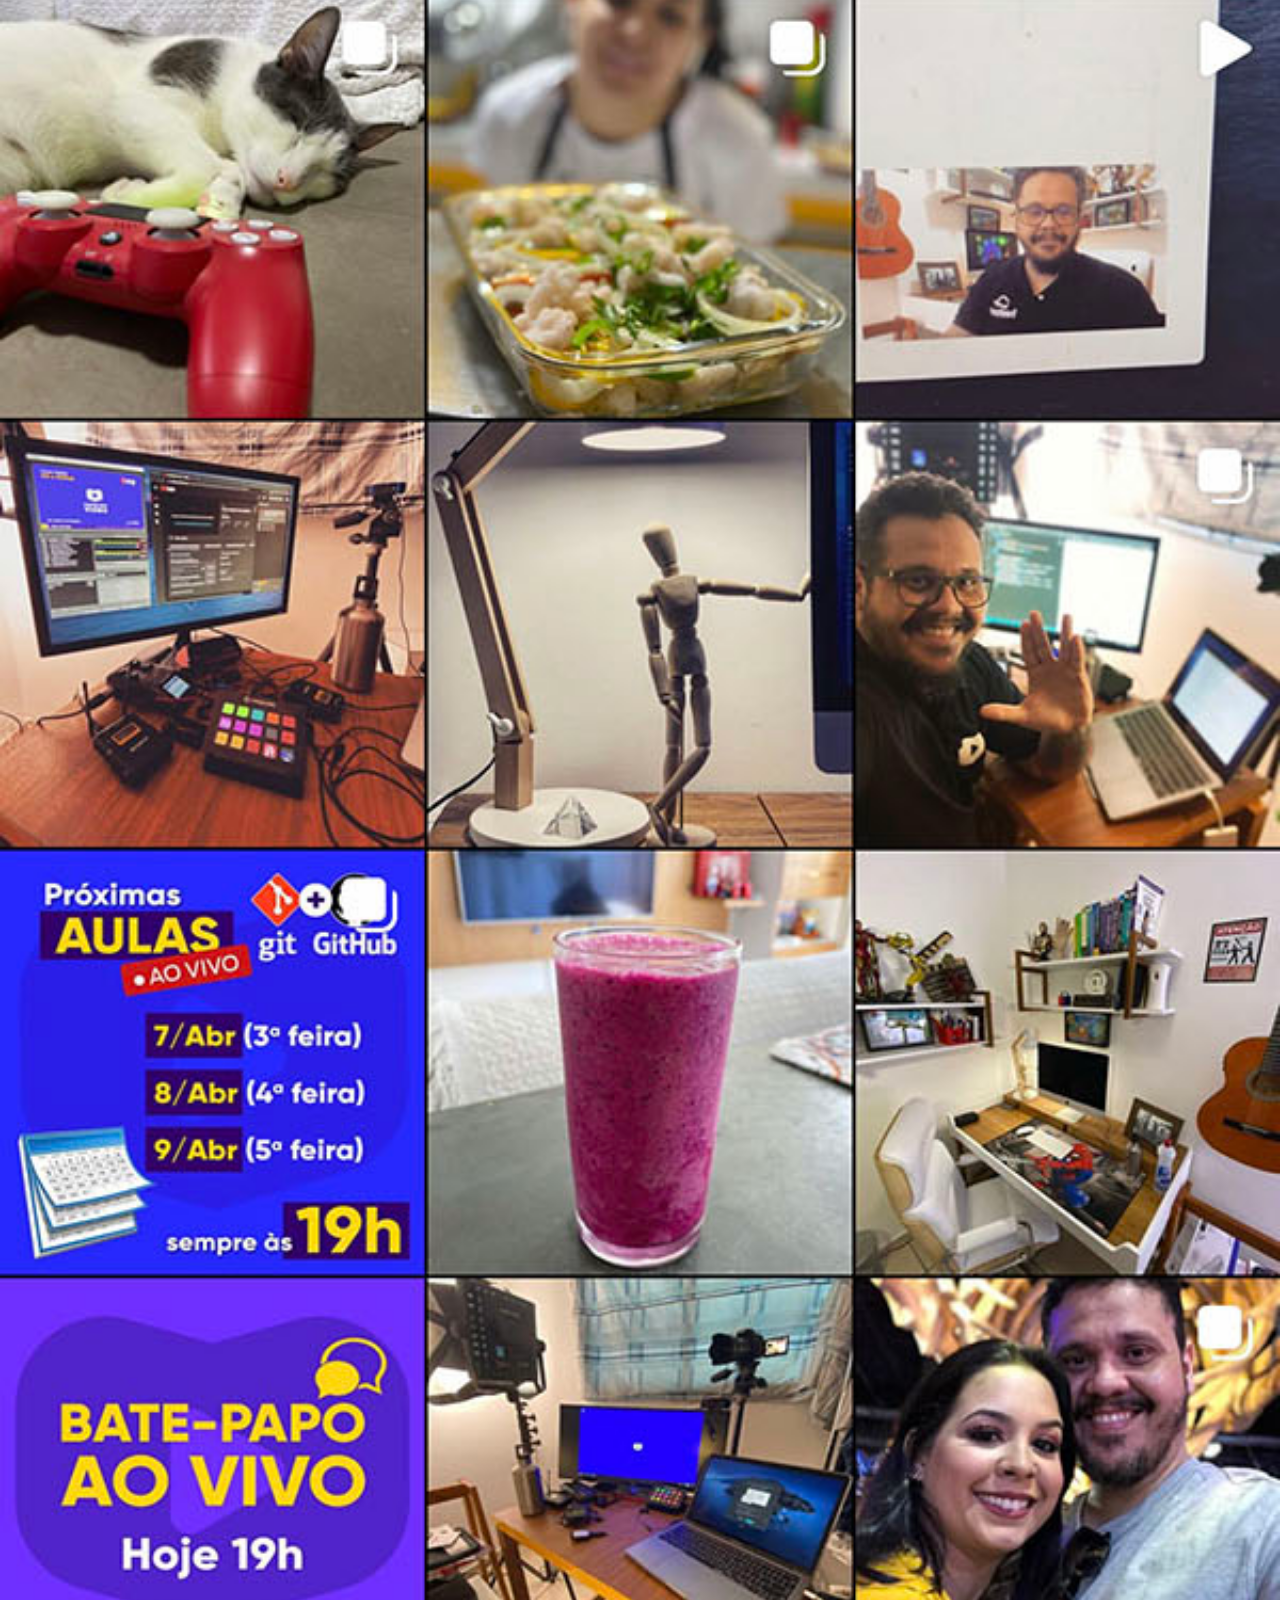
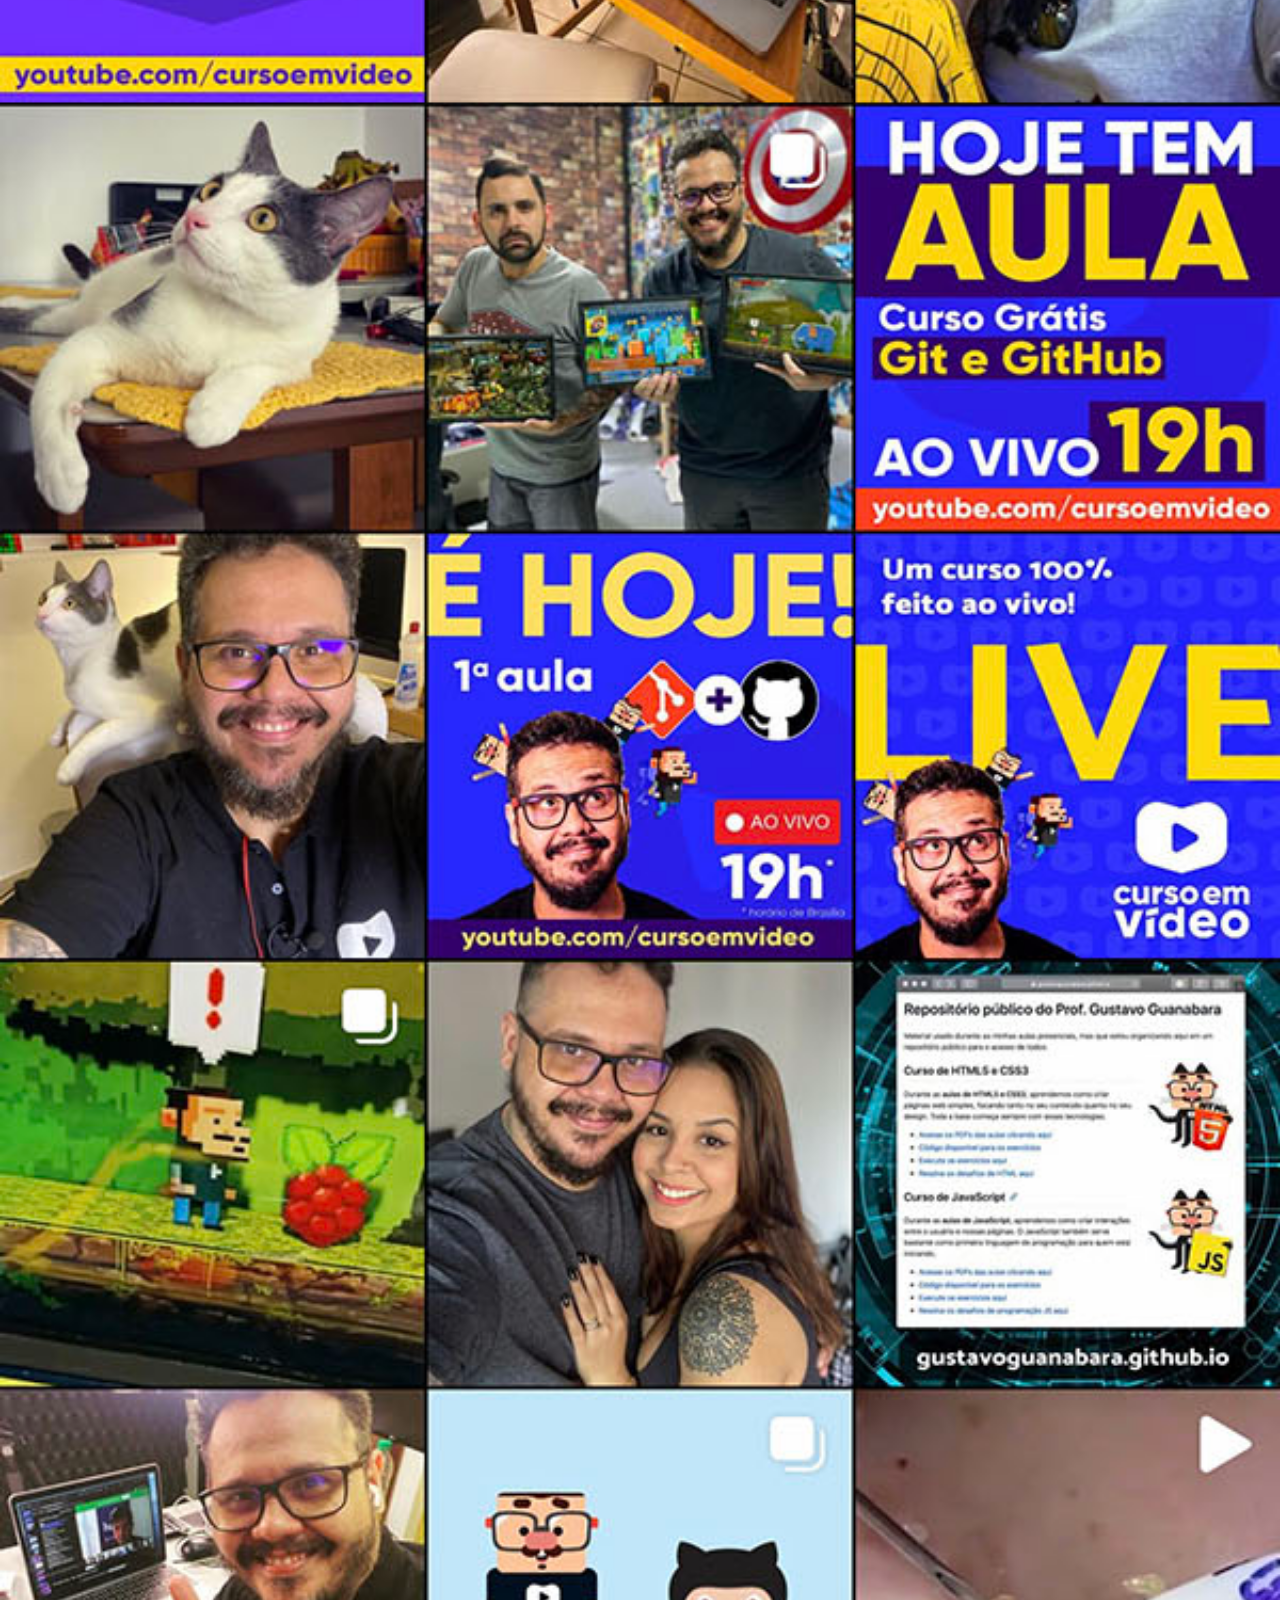
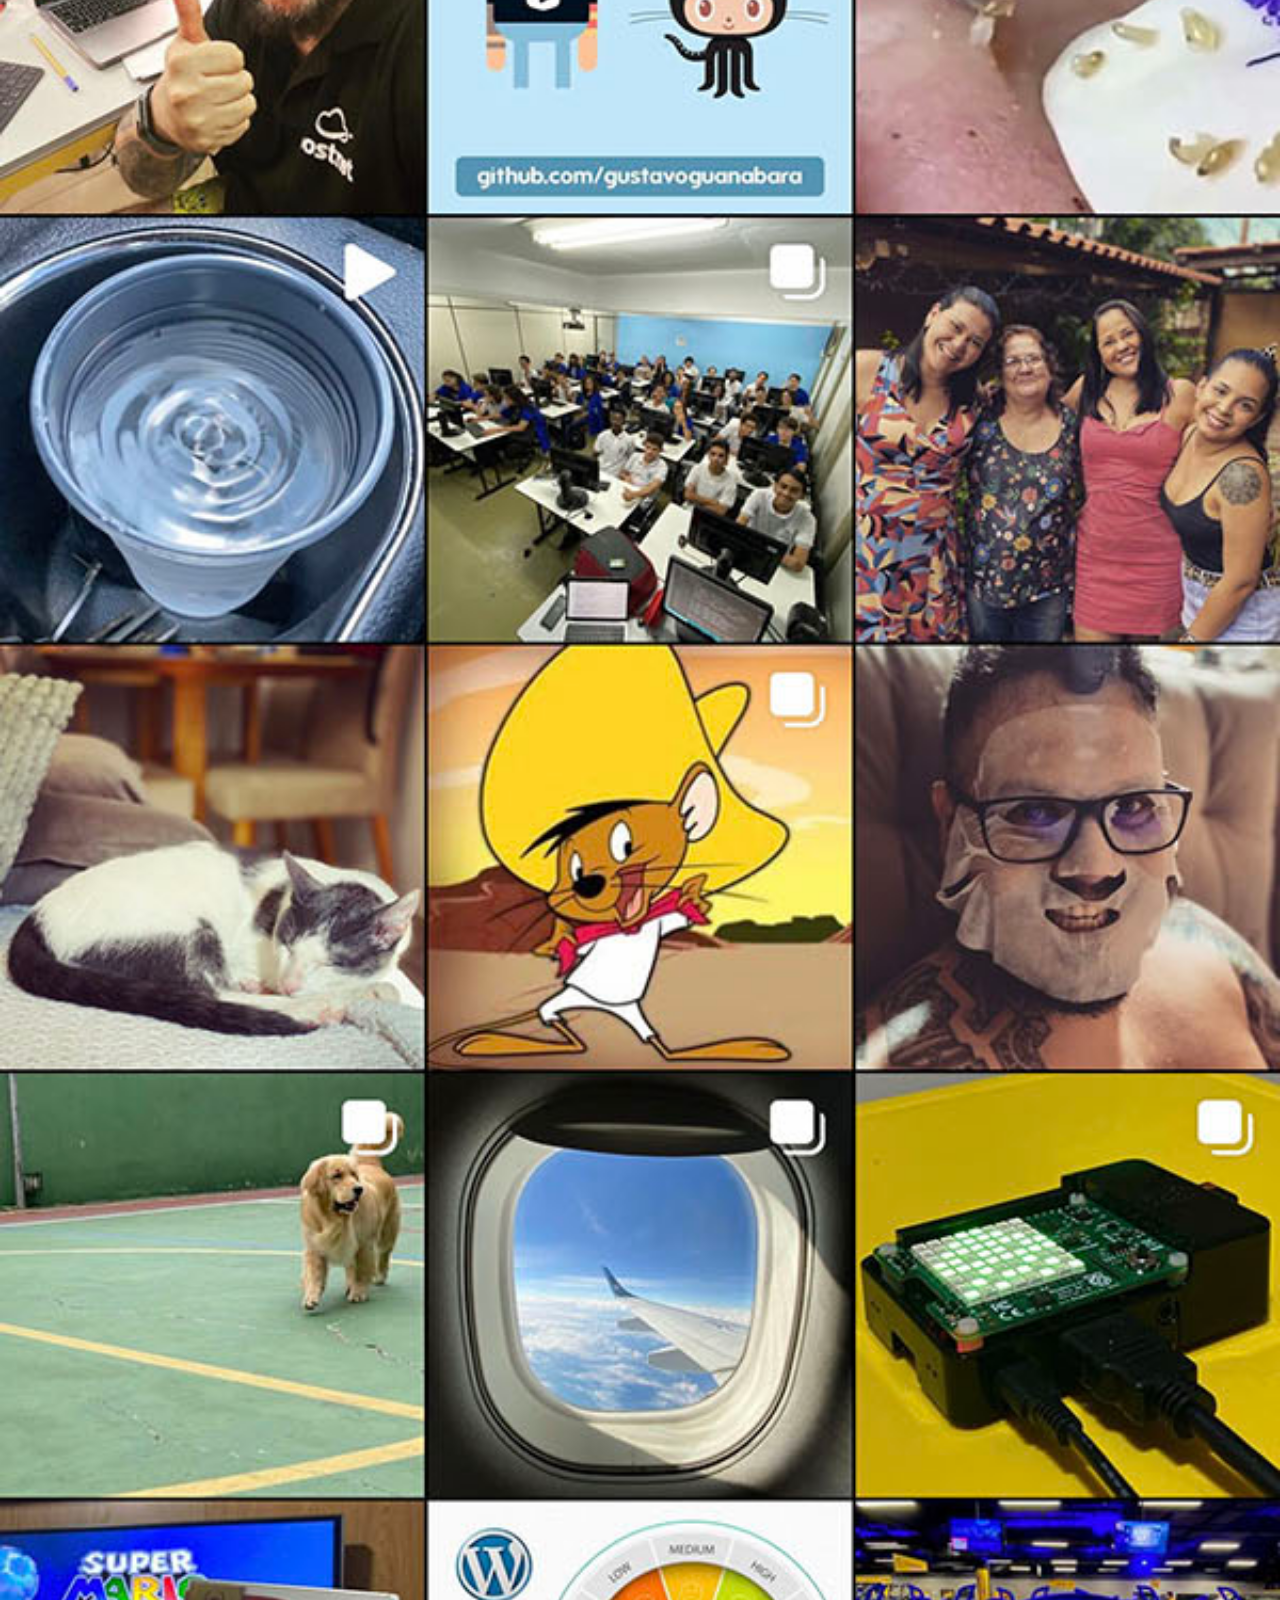
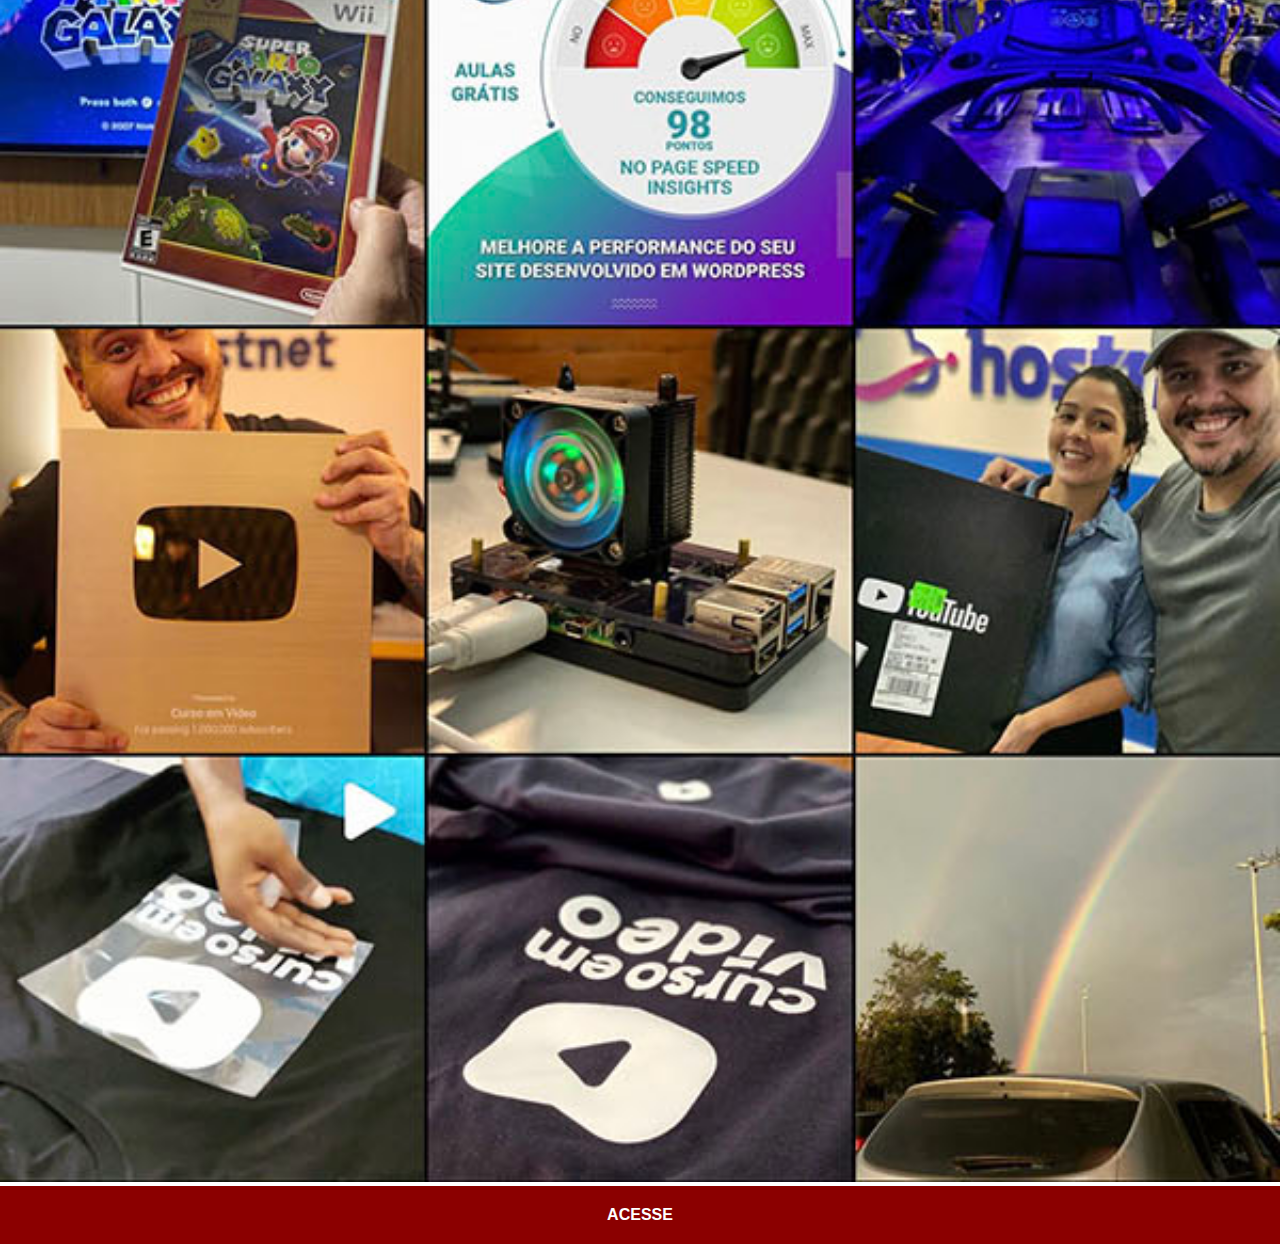
<file: instagram.html>
<!DOCTYPE html>
<html lang="pt-br">
<head>
    <meta charset="UTF-8">
    <meta http-equiv="X-UA-Compatible" content="IE=edge">
    <meta name="viewport" content="width=device-width, initial-scale=1.0">
    <title>Youtube</title>
    <link rel="stylesheet" href="estilos/social.css">
    <style>
        * {
            margin: 0px;
            padding: 0px;
            font-family: Arial, Helvetica, sans-serif;
        }

        ::-webkit-scrollbar {
            width: 0px;
            height: 0px;
        }
        img {
            width: 100vw;
            

        }

        a {
            display: block;
            background-color: darkred;
            padding: 20px;
            color: white;
            text-align: center;
            font-weight: bolder;
            text-decoration: none;
        }

        a:hover {
            background-color: red;
        }
    </style>
</head>
<body>
    <img src="imagens/tela-instagram.jpg" alt="Youtube">
    <a href="https://www.instagram.com/cursoemvideo/" target="_blank">ACESSE</a>
</body>
</html>
</file>
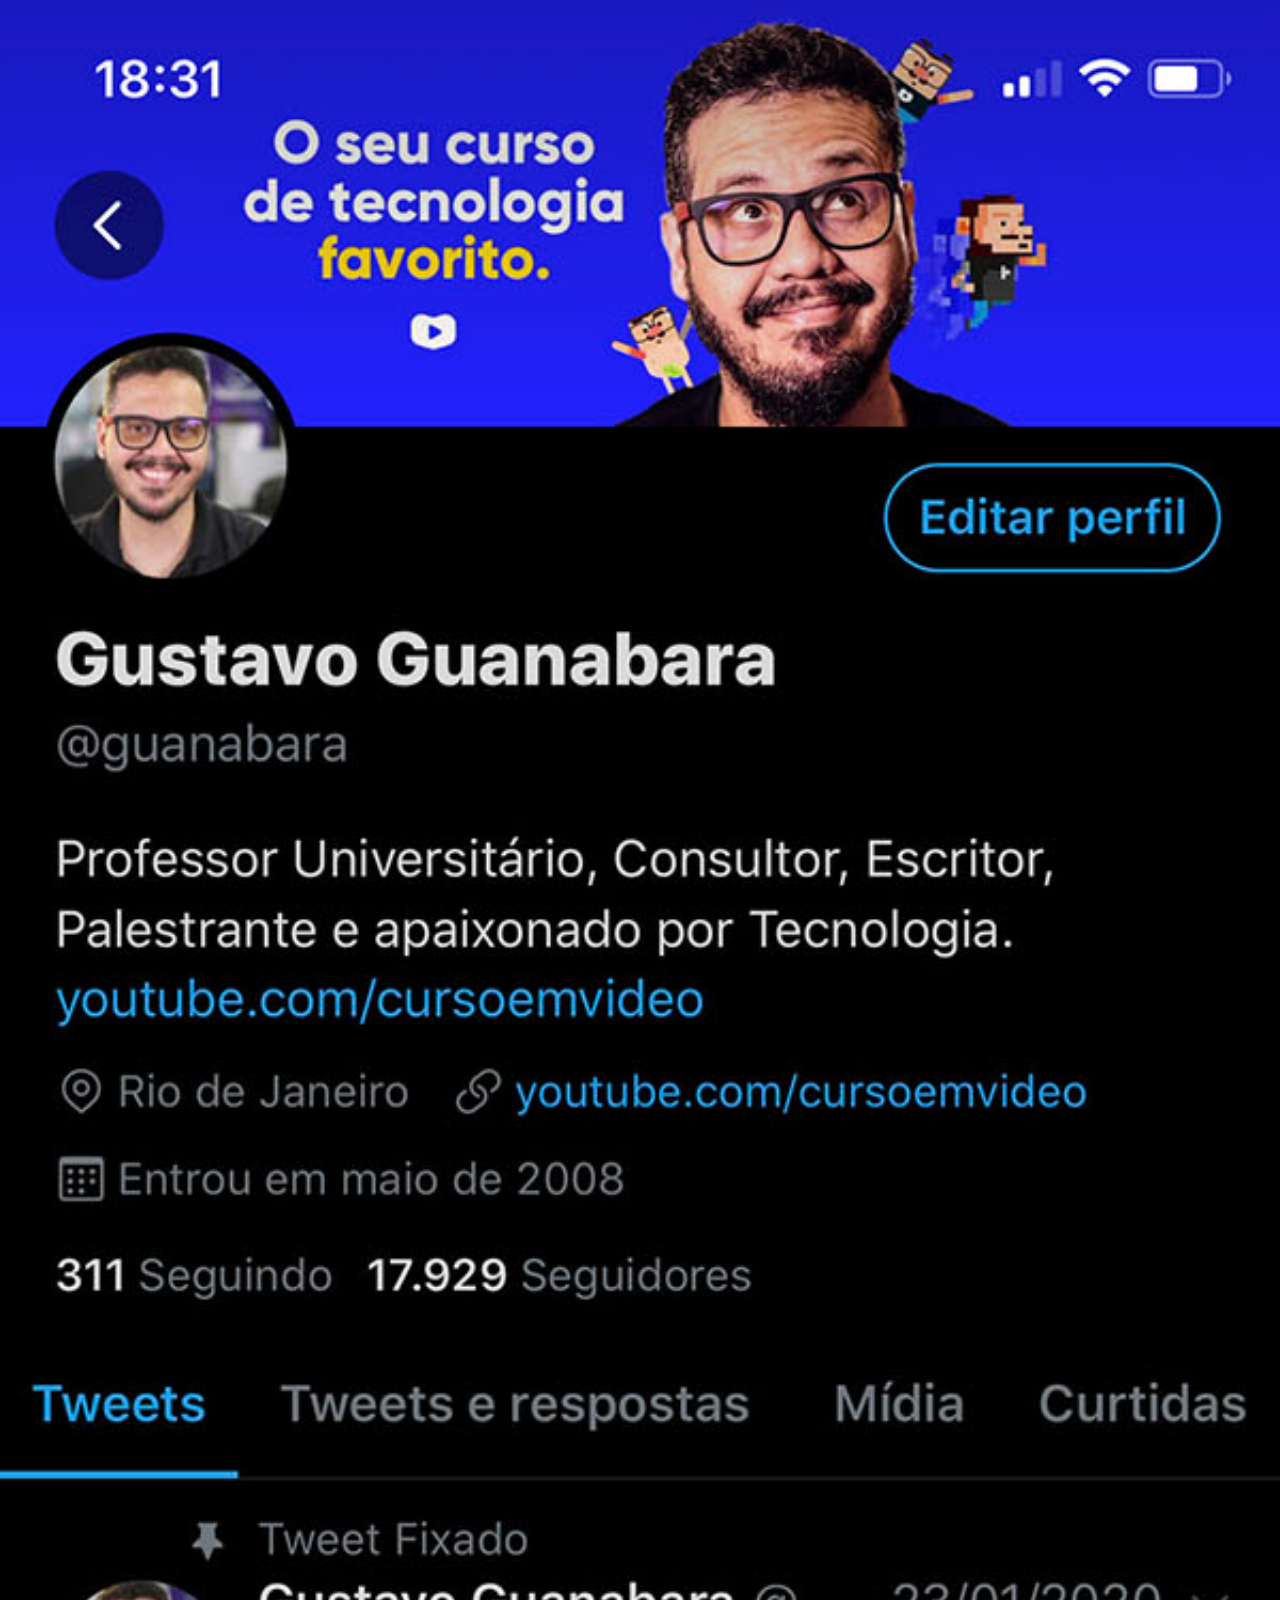
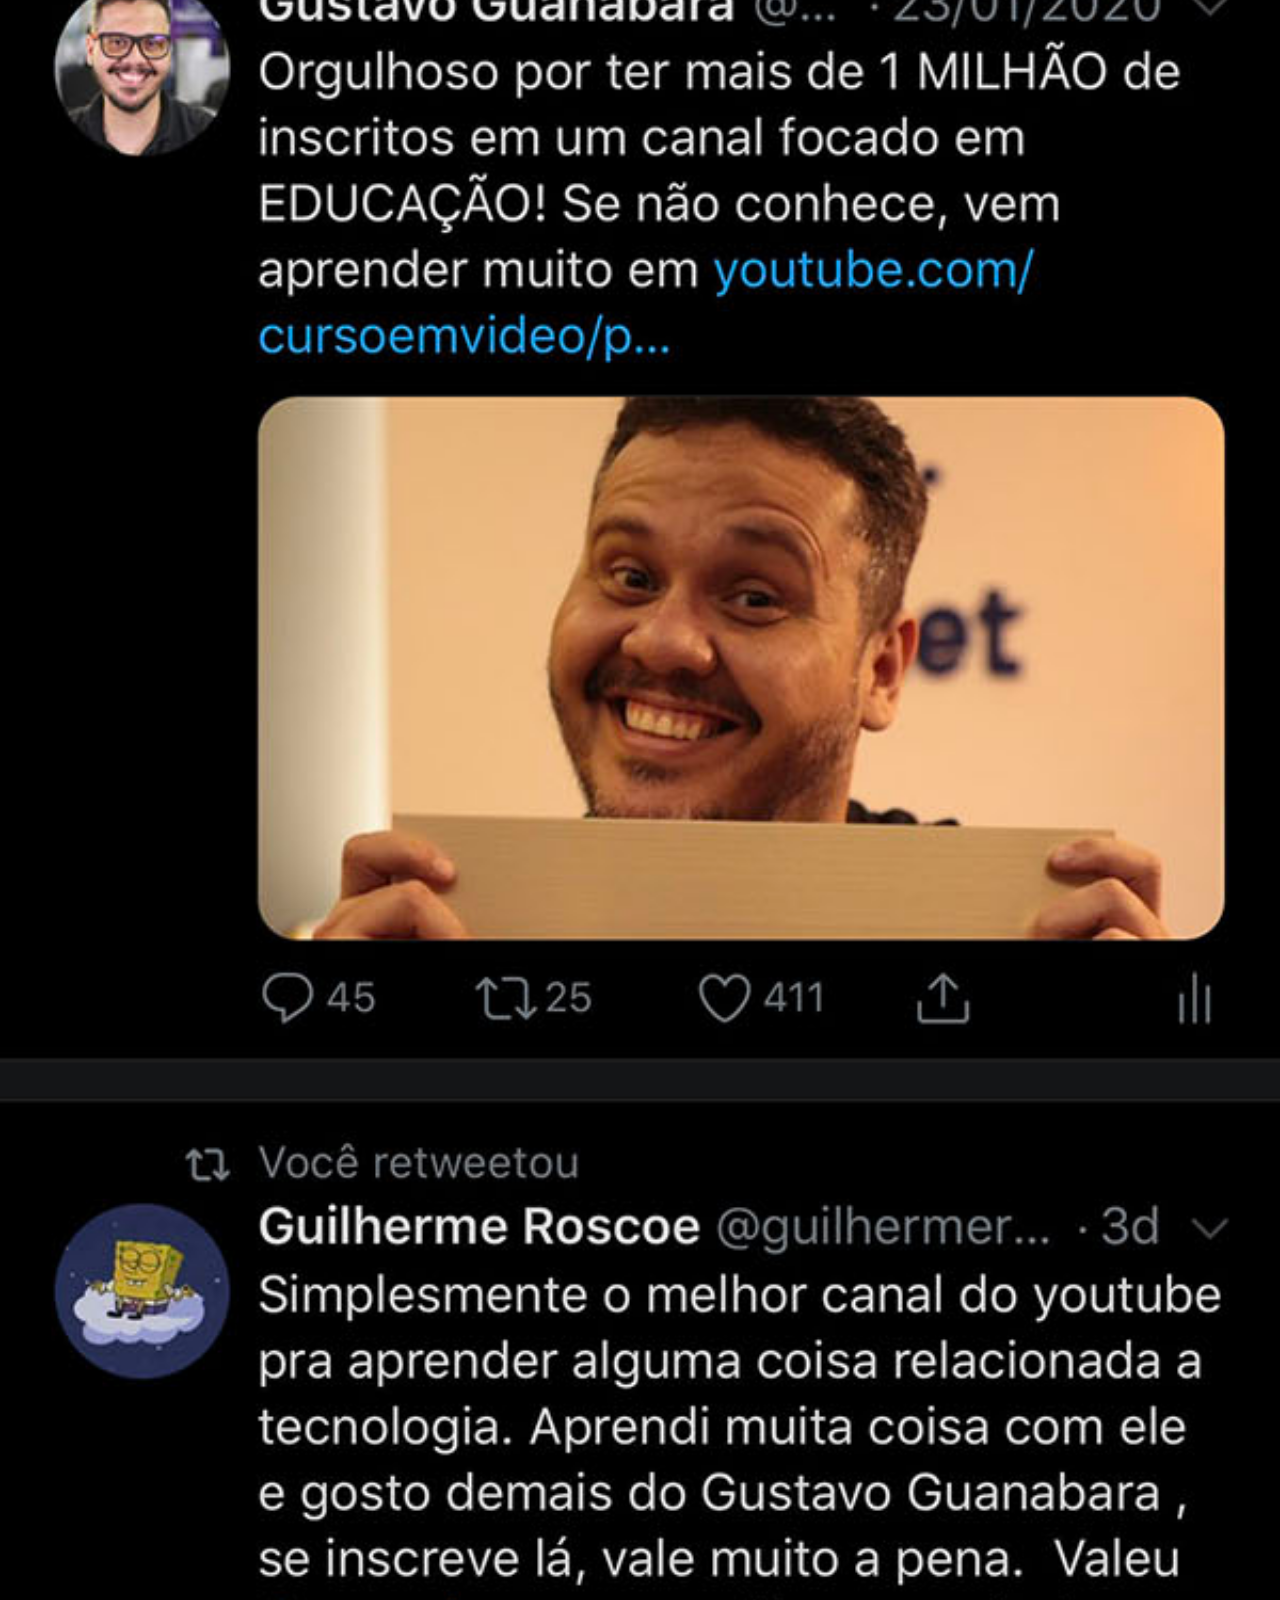
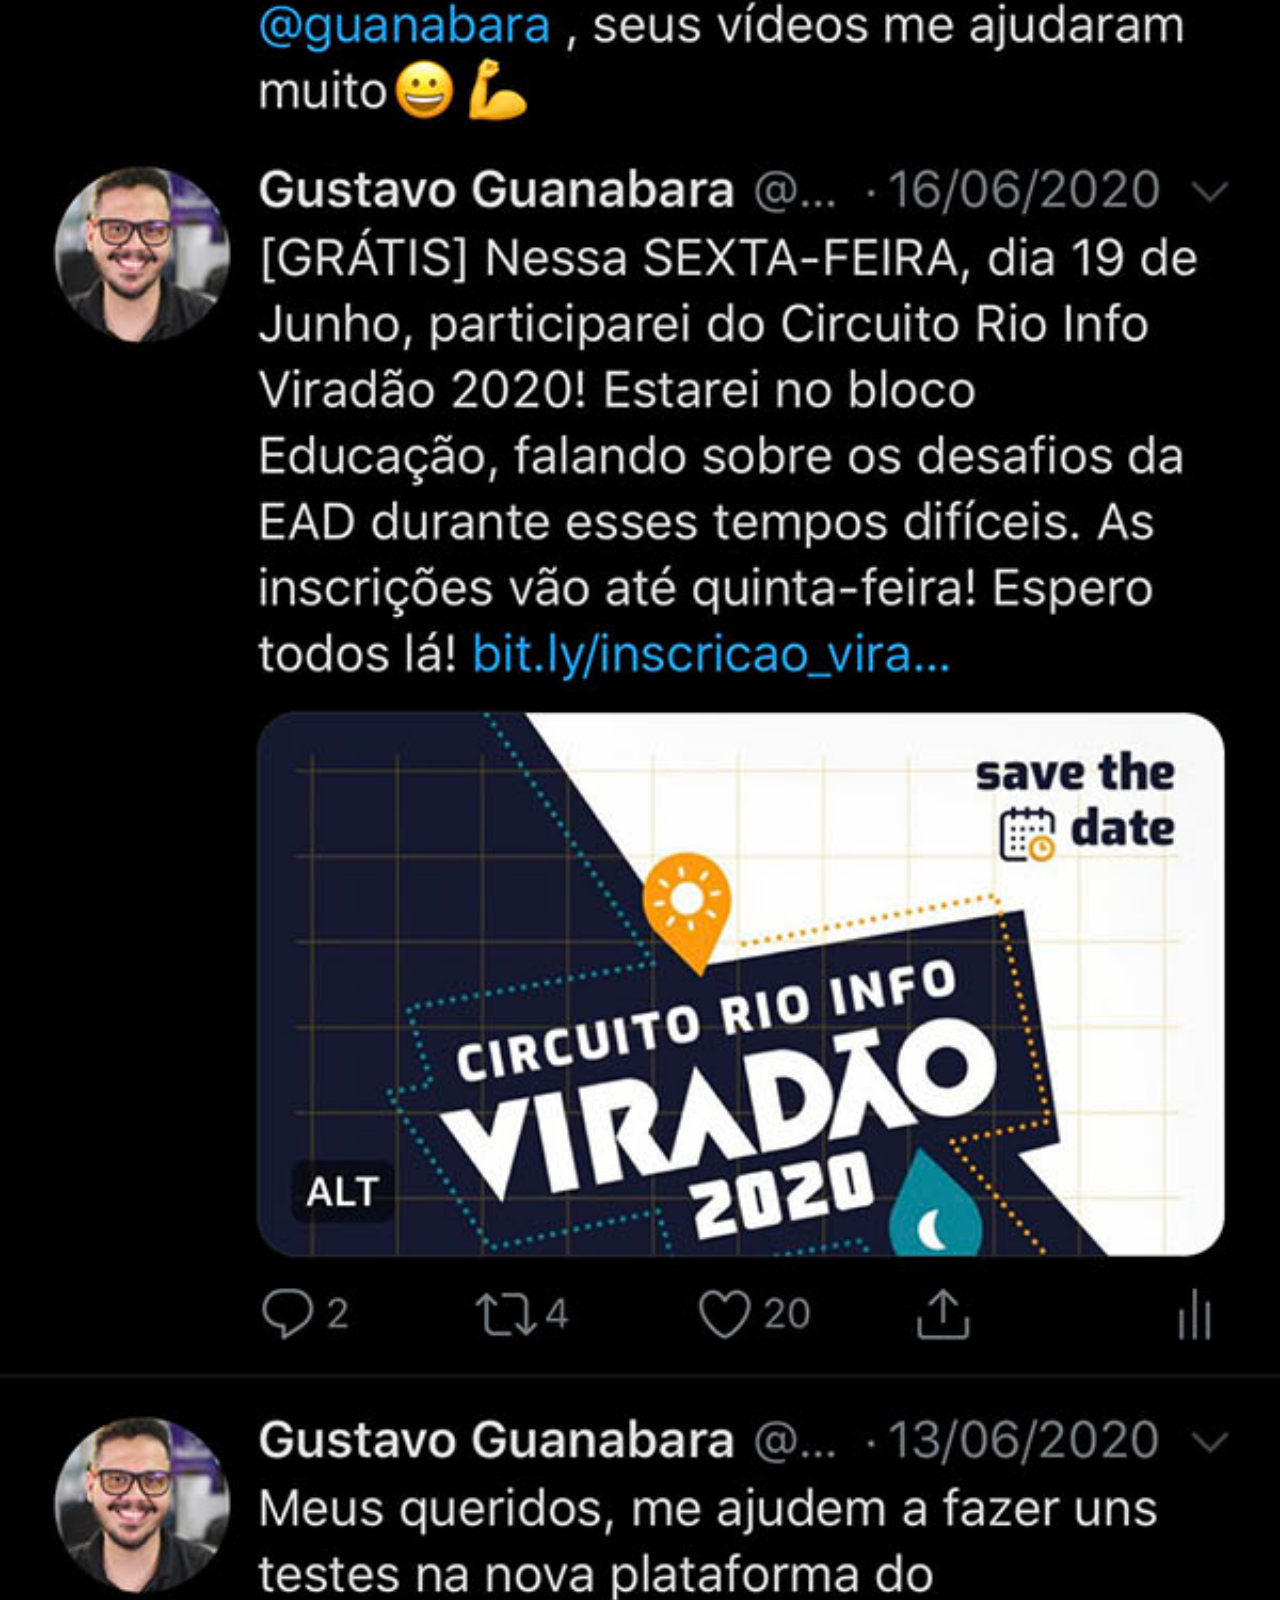
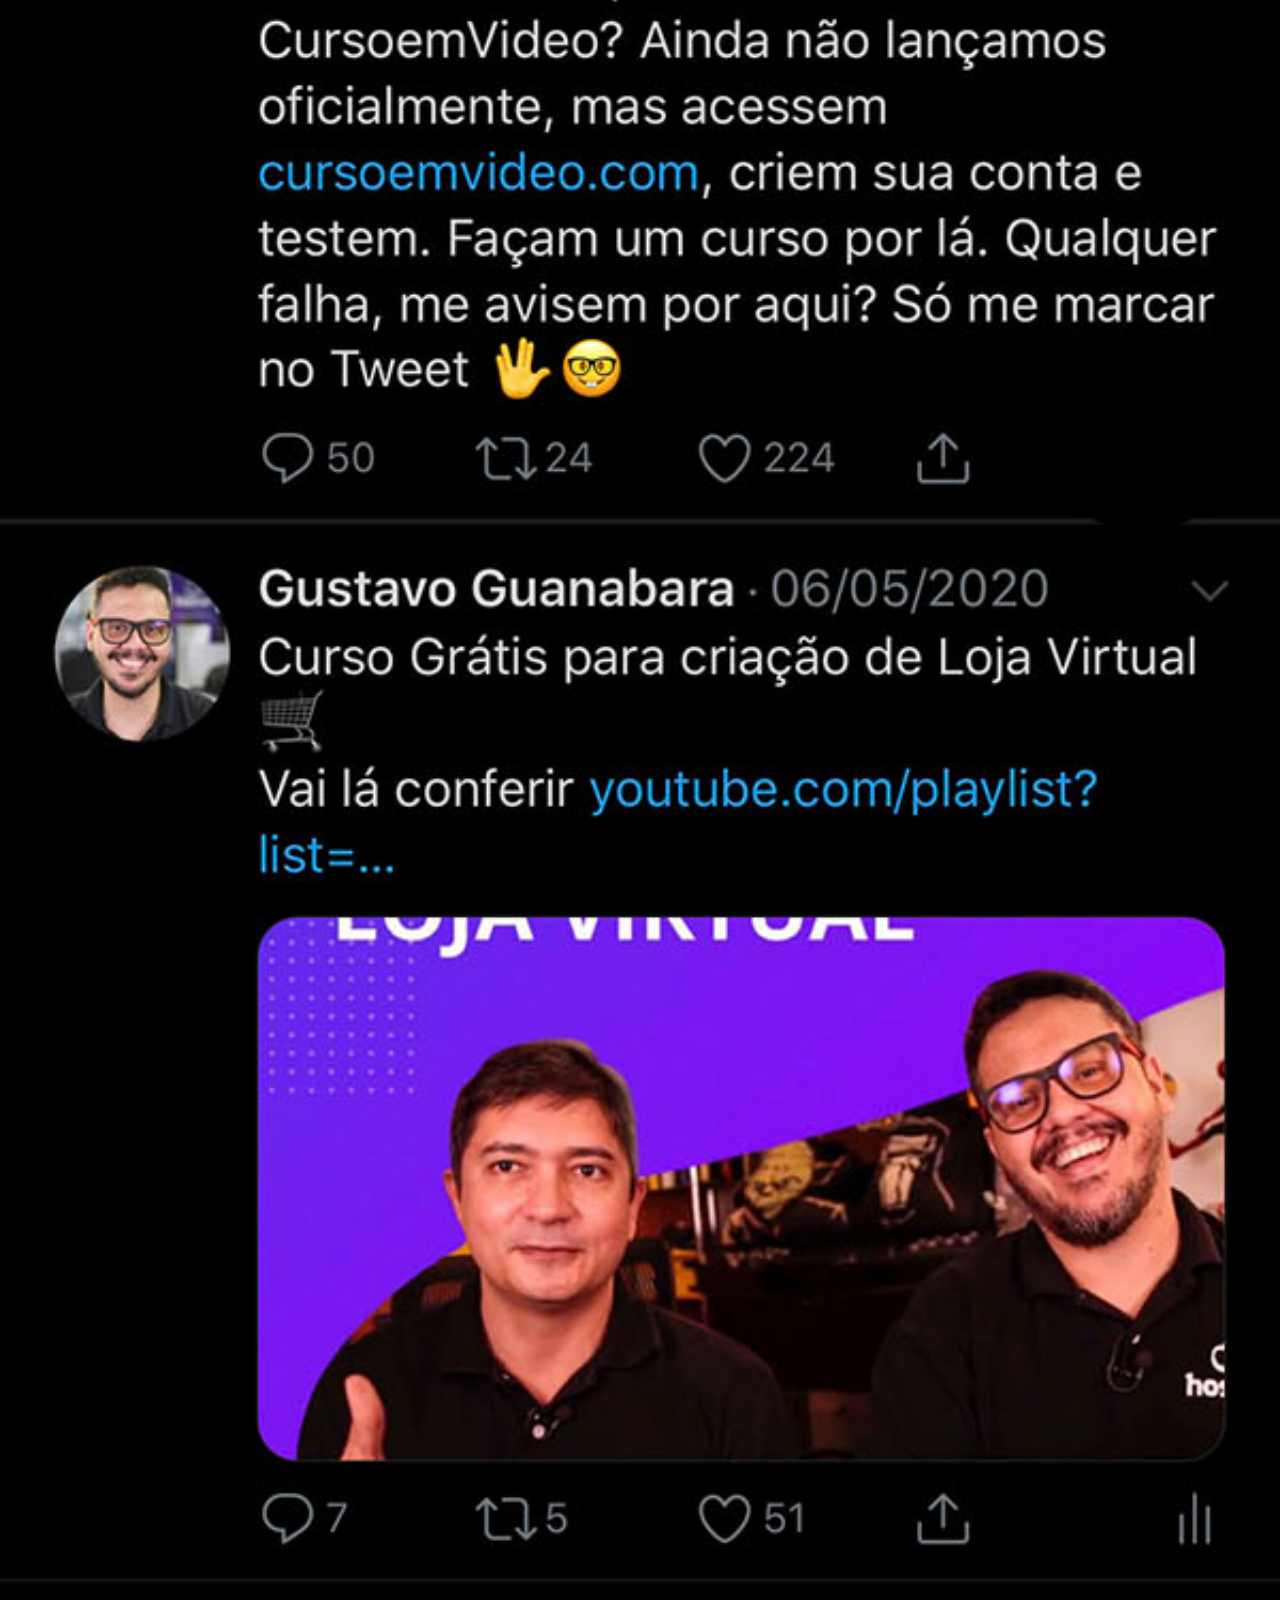
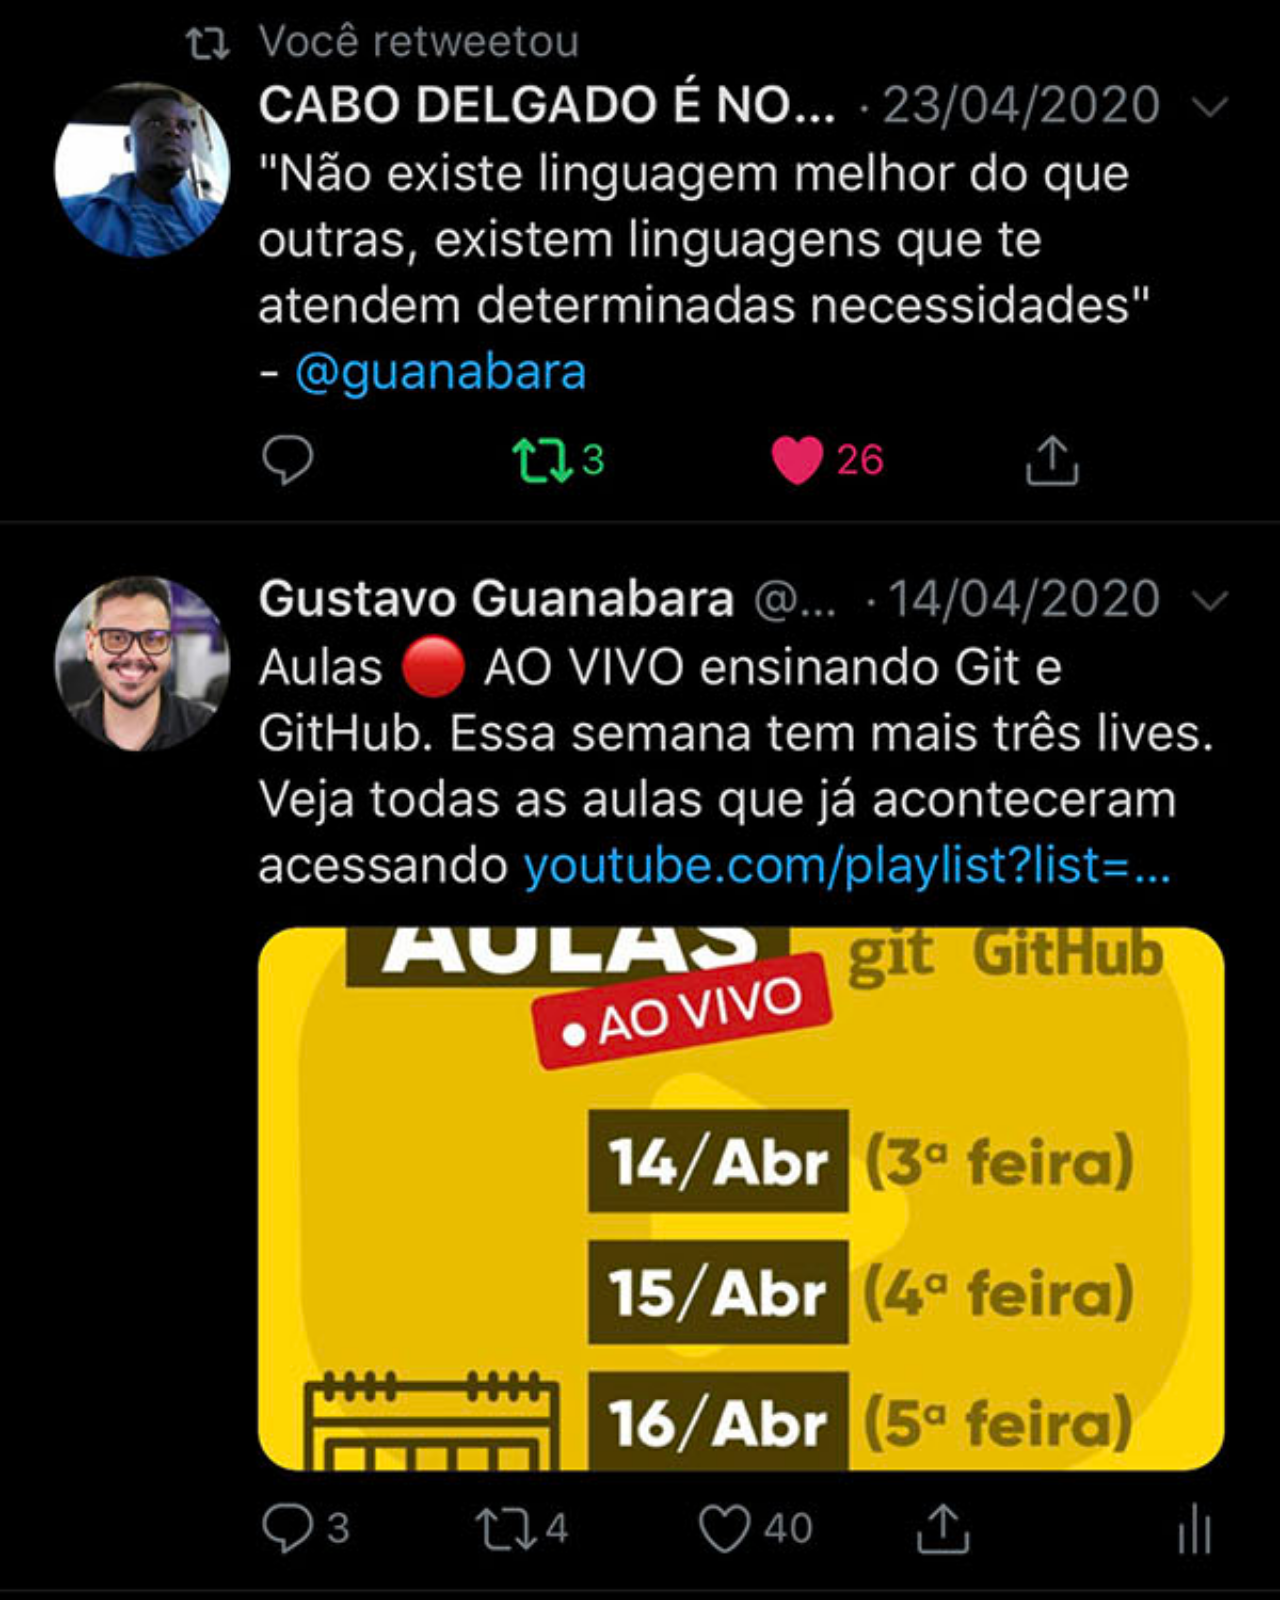
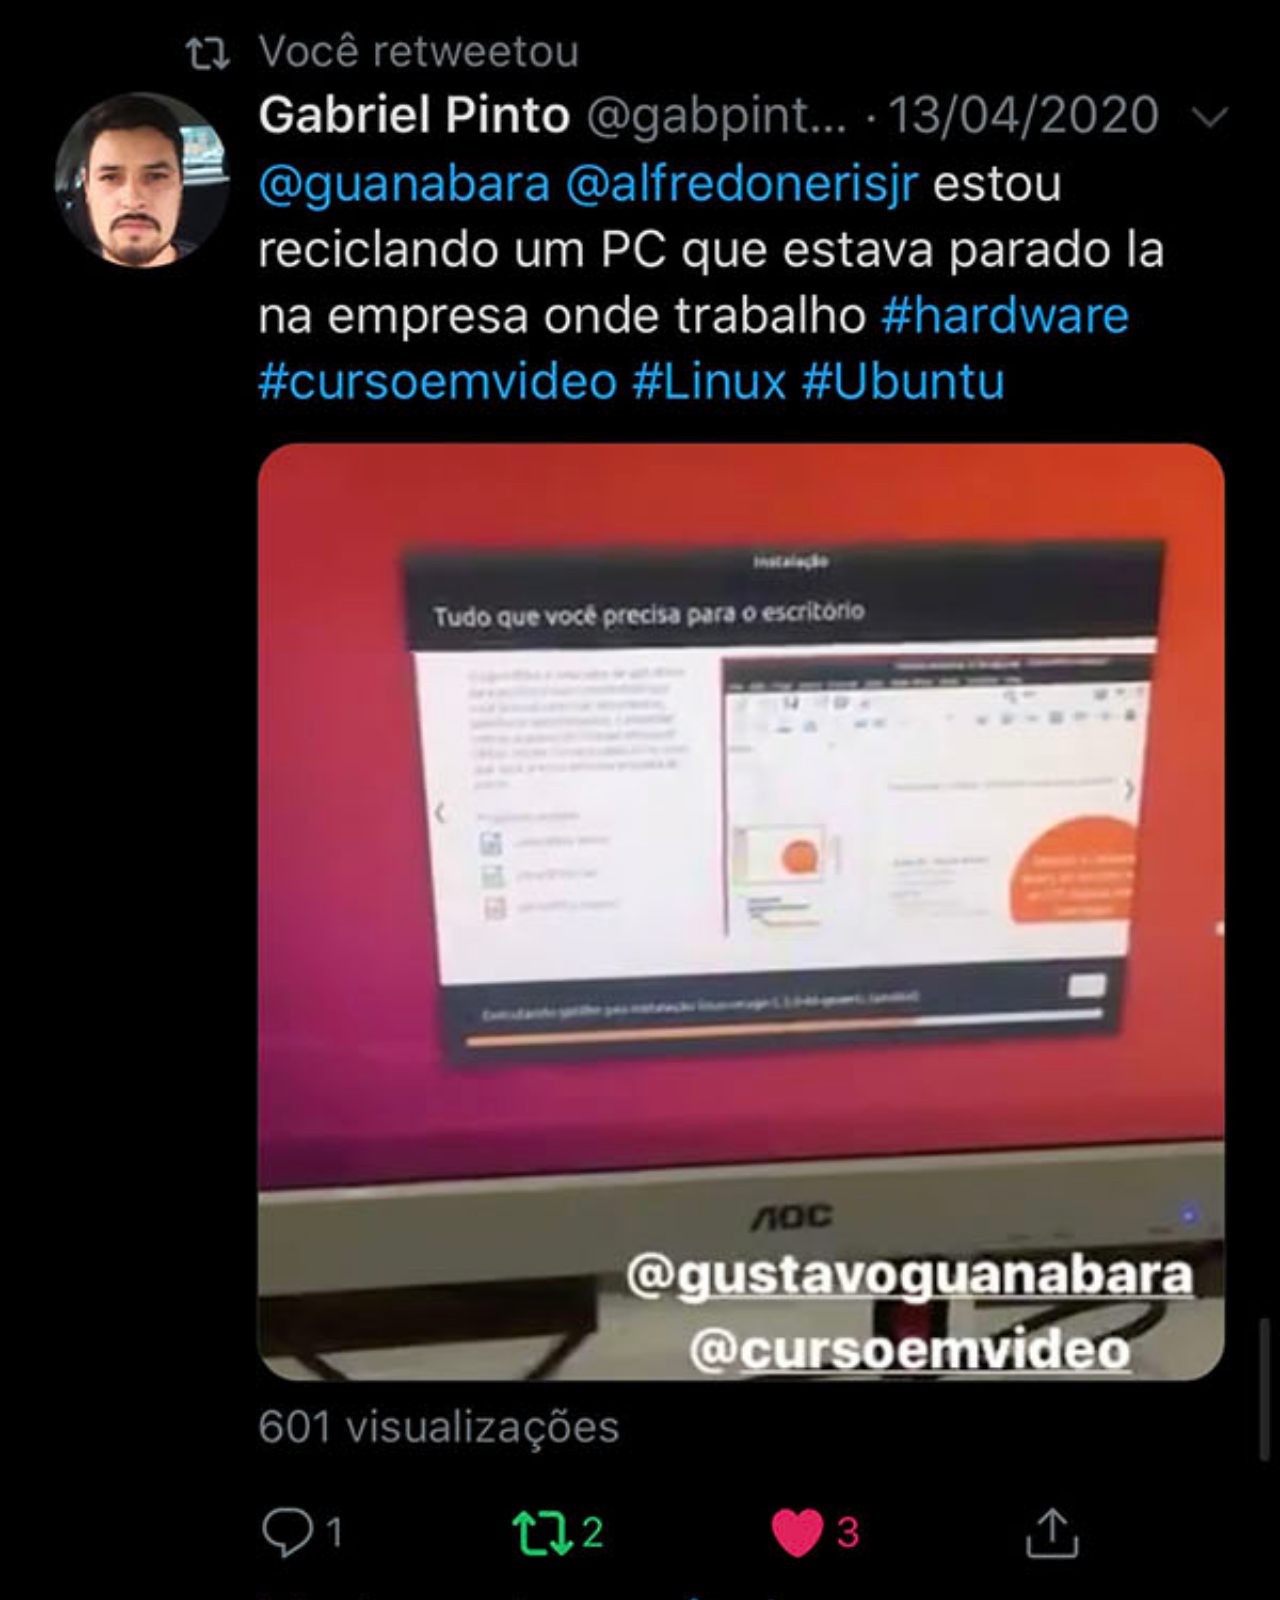
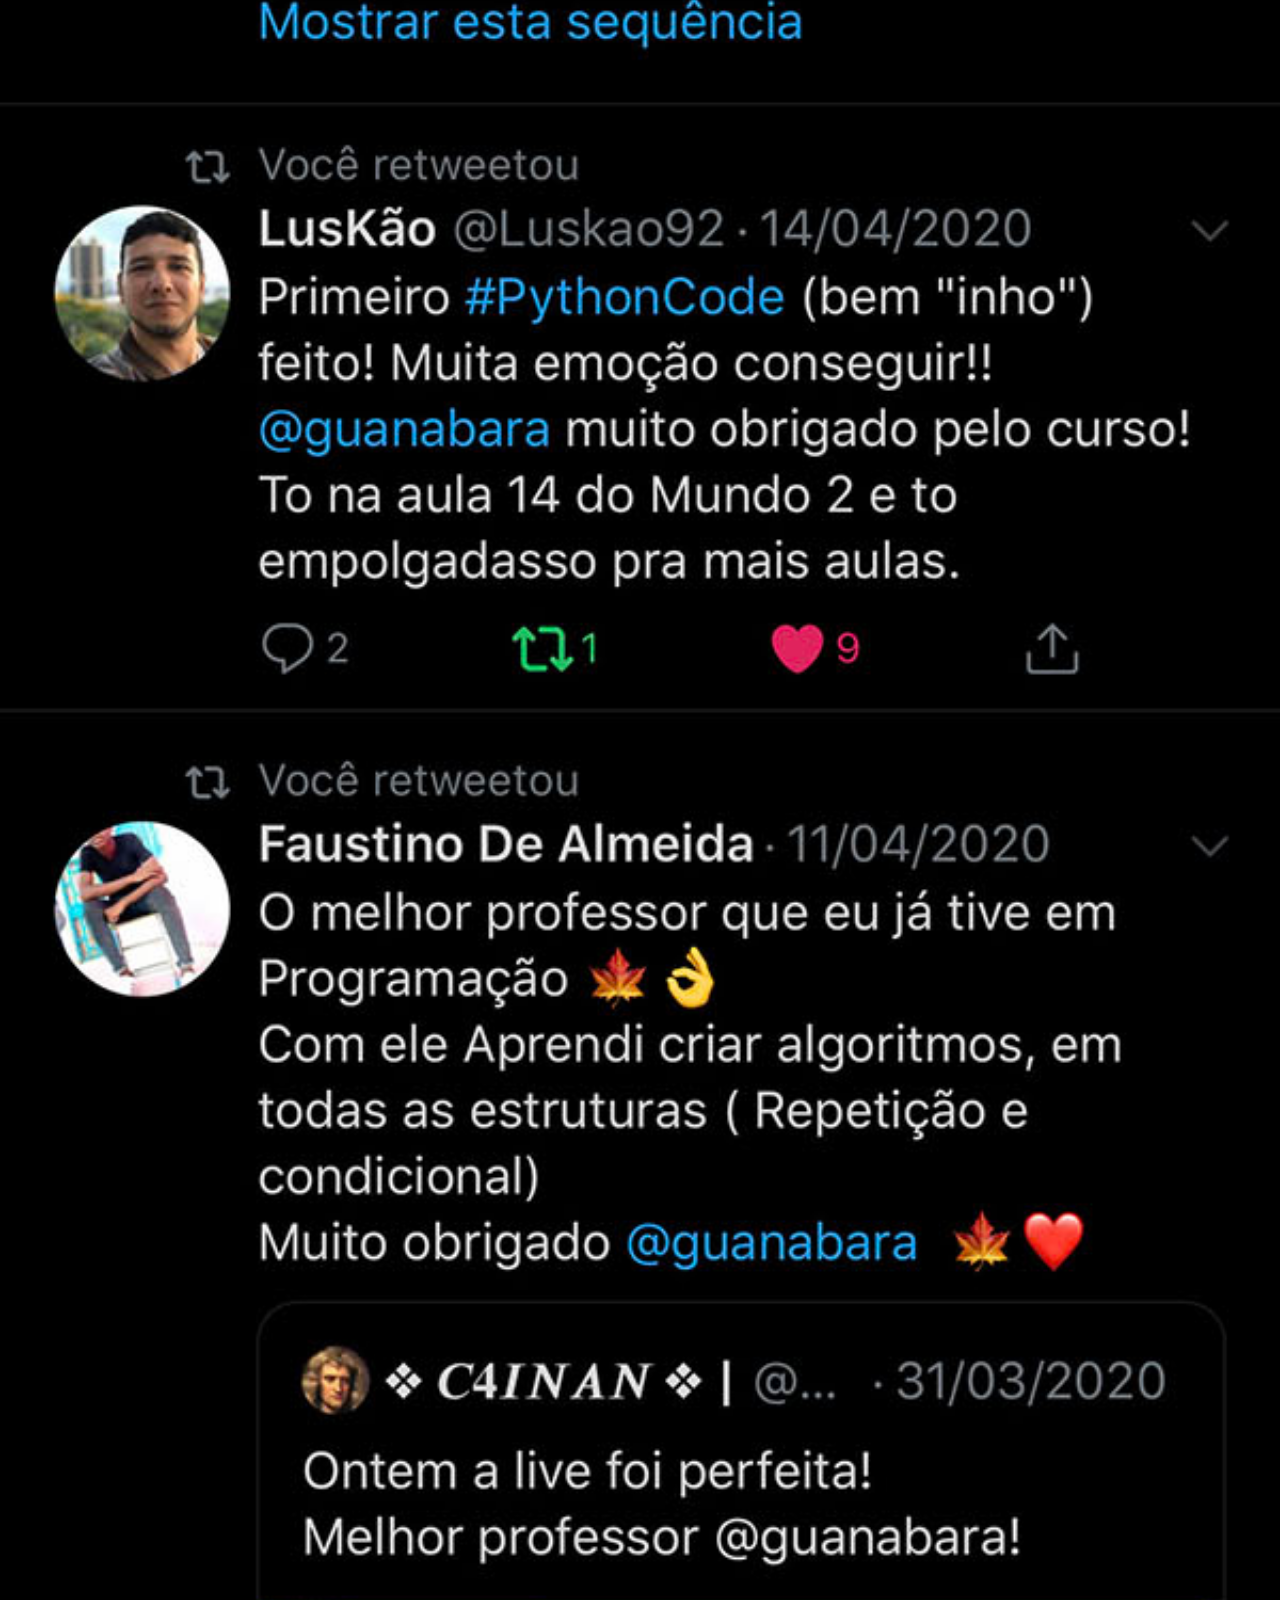
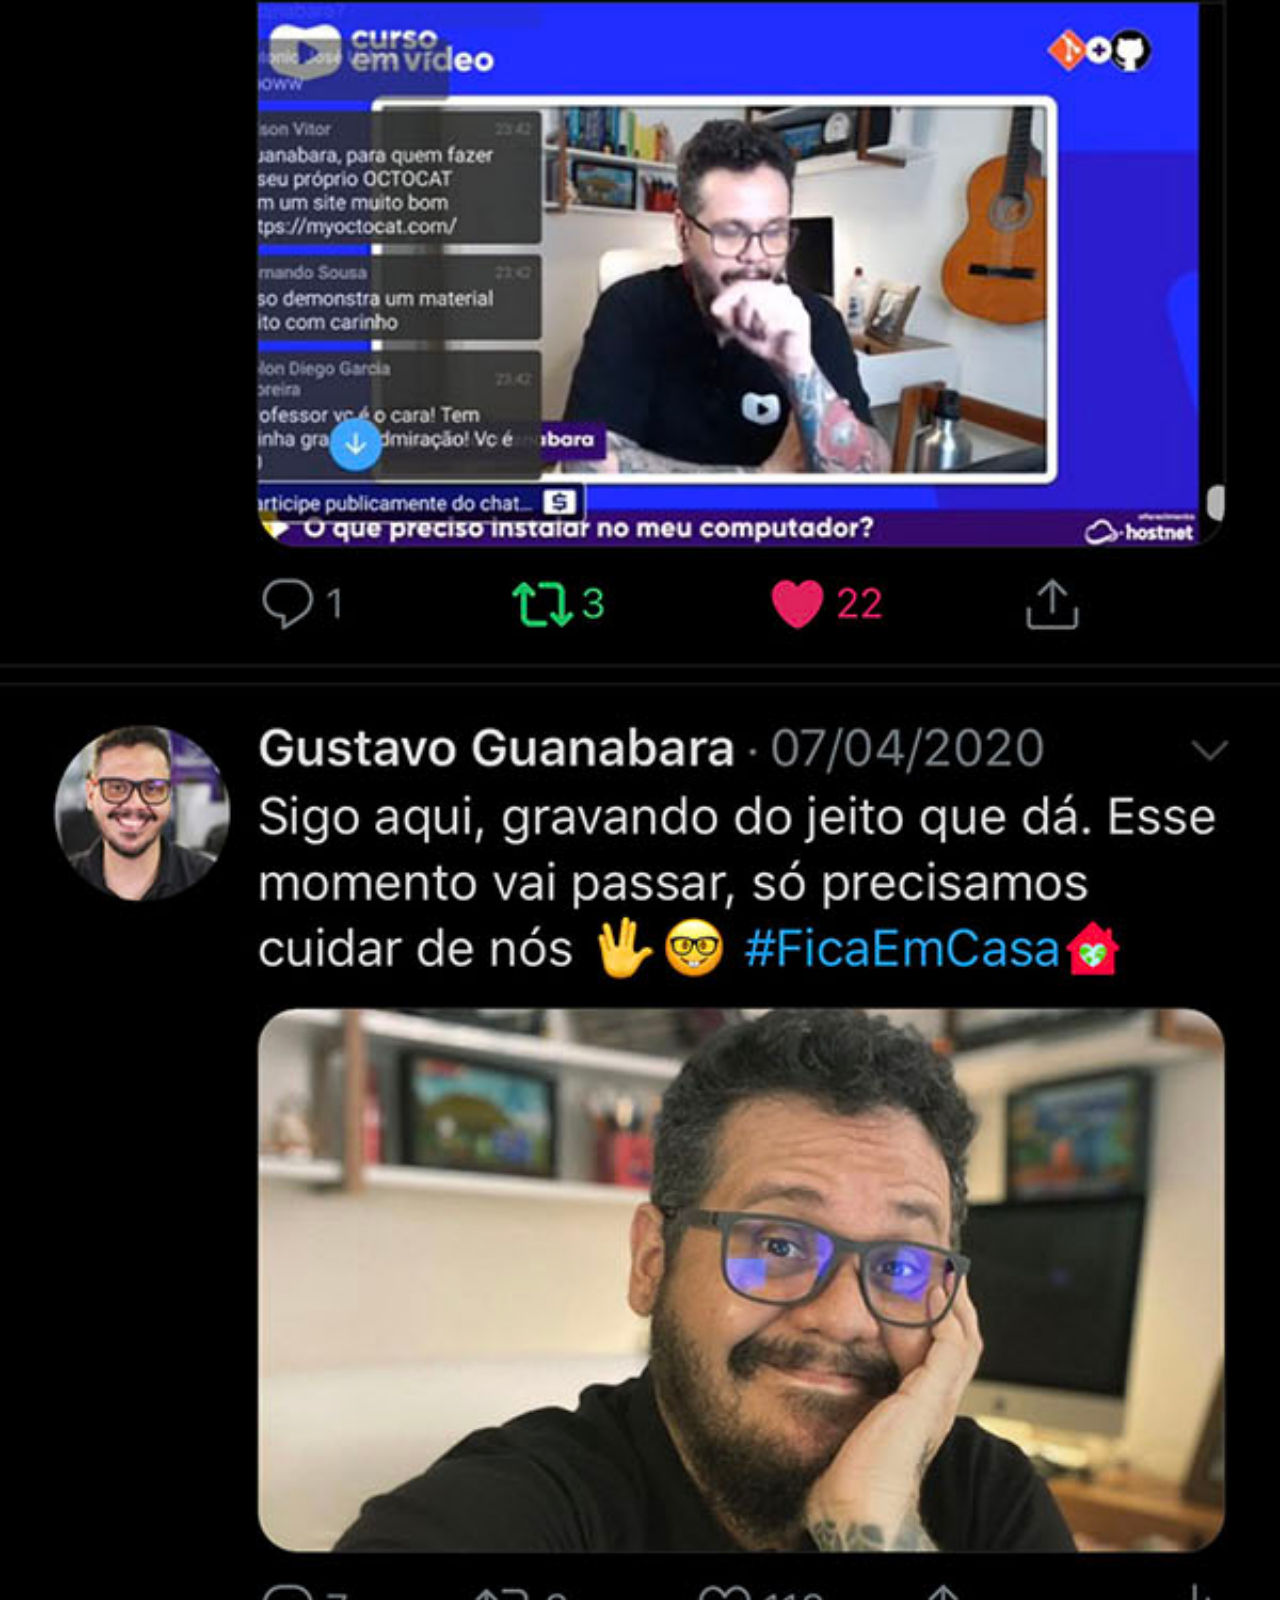
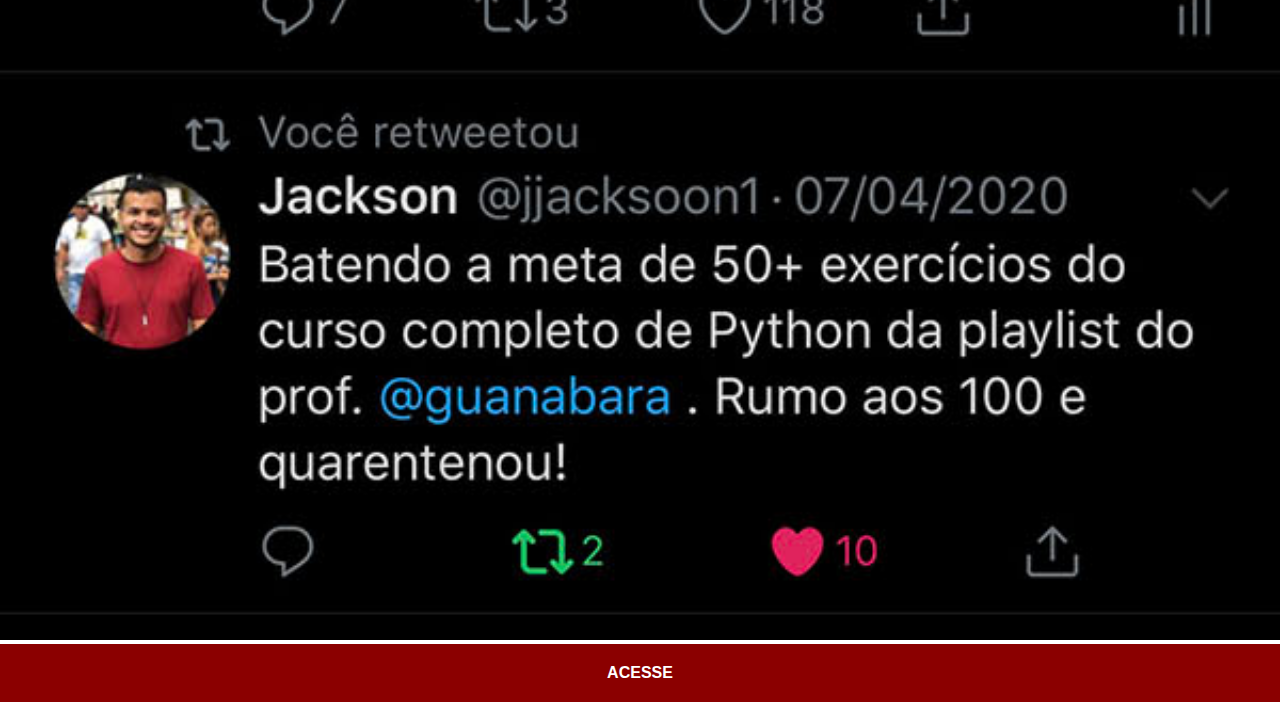
<file: twitter.html>
<!DOCTYPE html>
<html lang="pt-br">
<head>
    <meta charset="UTF-8">
    <meta http-equiv="X-UA-Compatible" content="IE=edge">
    <meta name="viewport" content="width=device-width, initial-scale=1.0">
    <title>Youtube</title>
    <link rel="stylesheet" href="estilos/social.css">
    <style>
        * {
            margin: 0px;
            padding: 0px;
            font-family: Arial, Helvetica, sans-serif;
        }

        ::-webkit-scrollbar {
            width: 0px;
            height: 0px;
        }
        img {
            width: 100vw;
            

        }

        a {
            display: block;
            background-color: darkred;
            padding: 20px;
            color: white;
            text-align: center;
            font-weight: bolder;
            text-decoration: none;
        }

        a:hover {
            background-color: red;
        }
    </style>
</head>
<body>
    <img src="imagens/tela-twitter.jpg" alt="Youtube">
    <a href="https://twitter.com/guanabara" target="_blank">ACESSE</a>
</body>
</html>
</file>
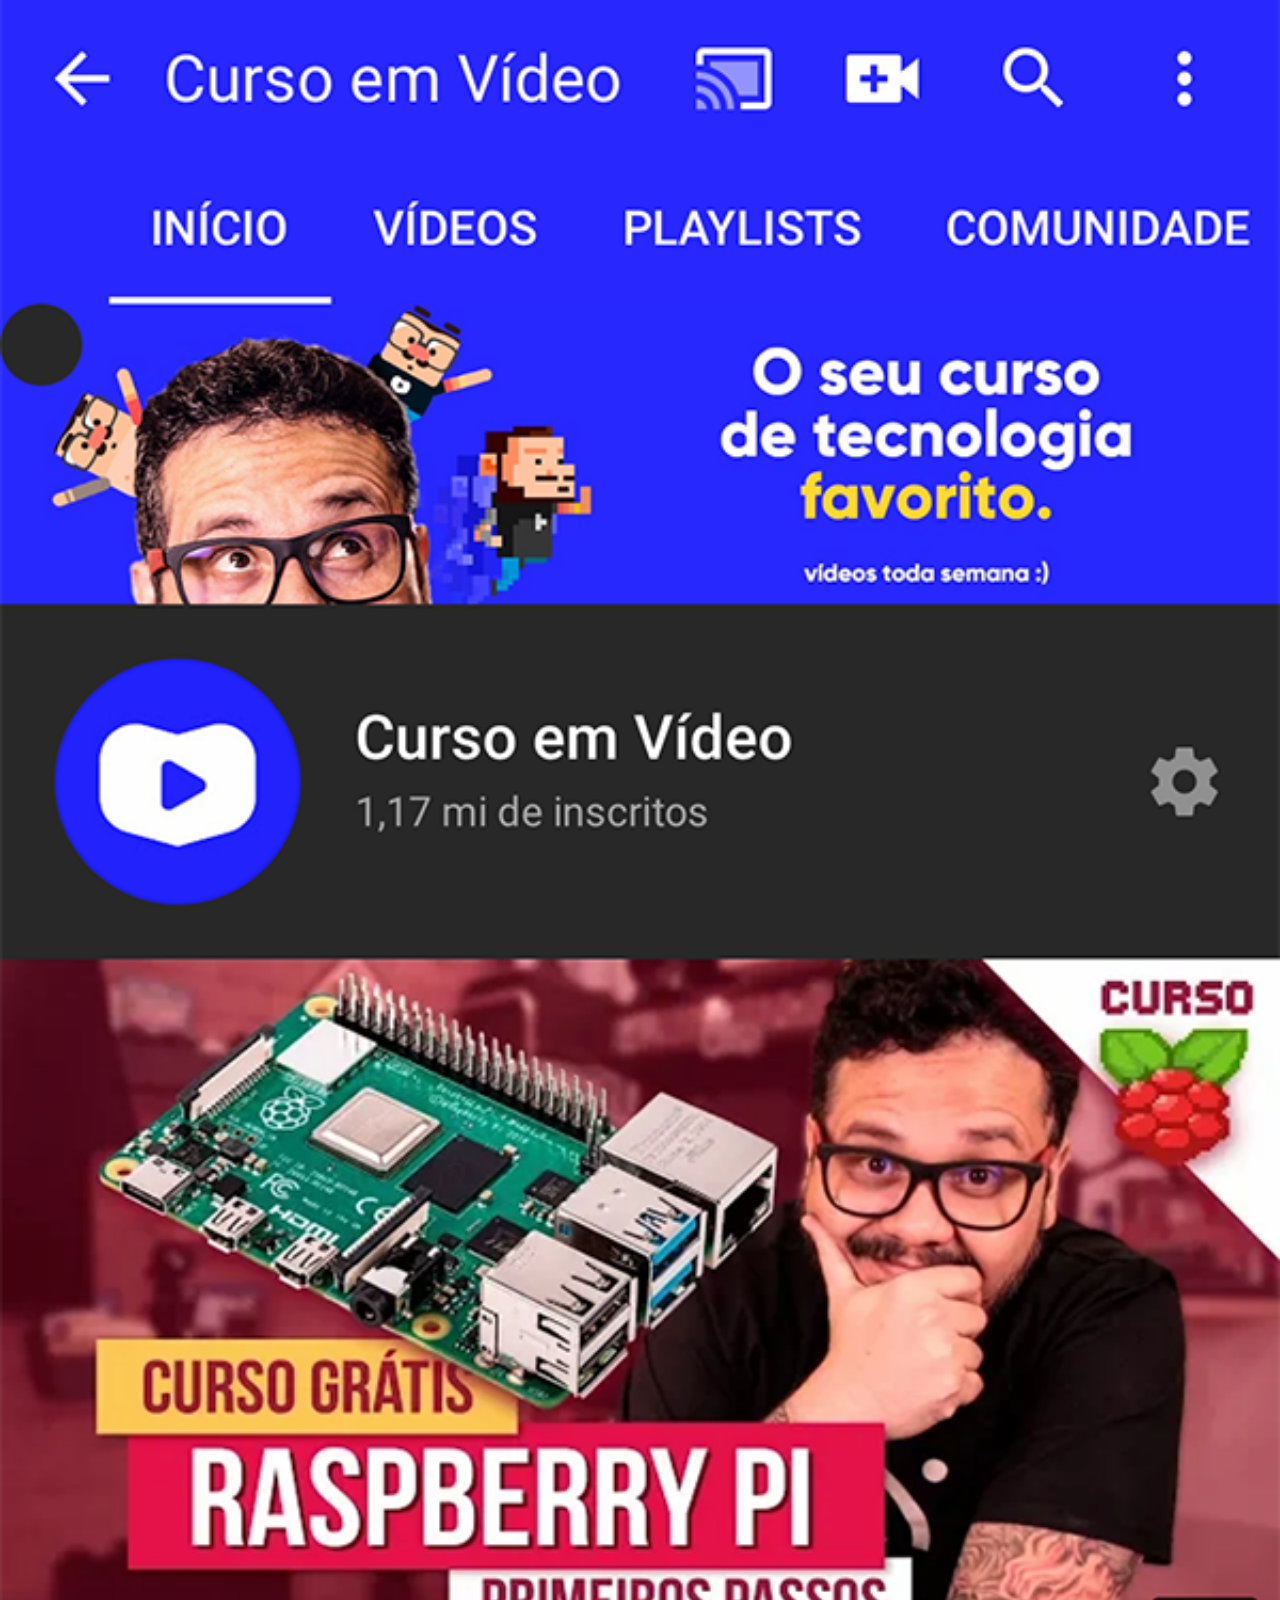
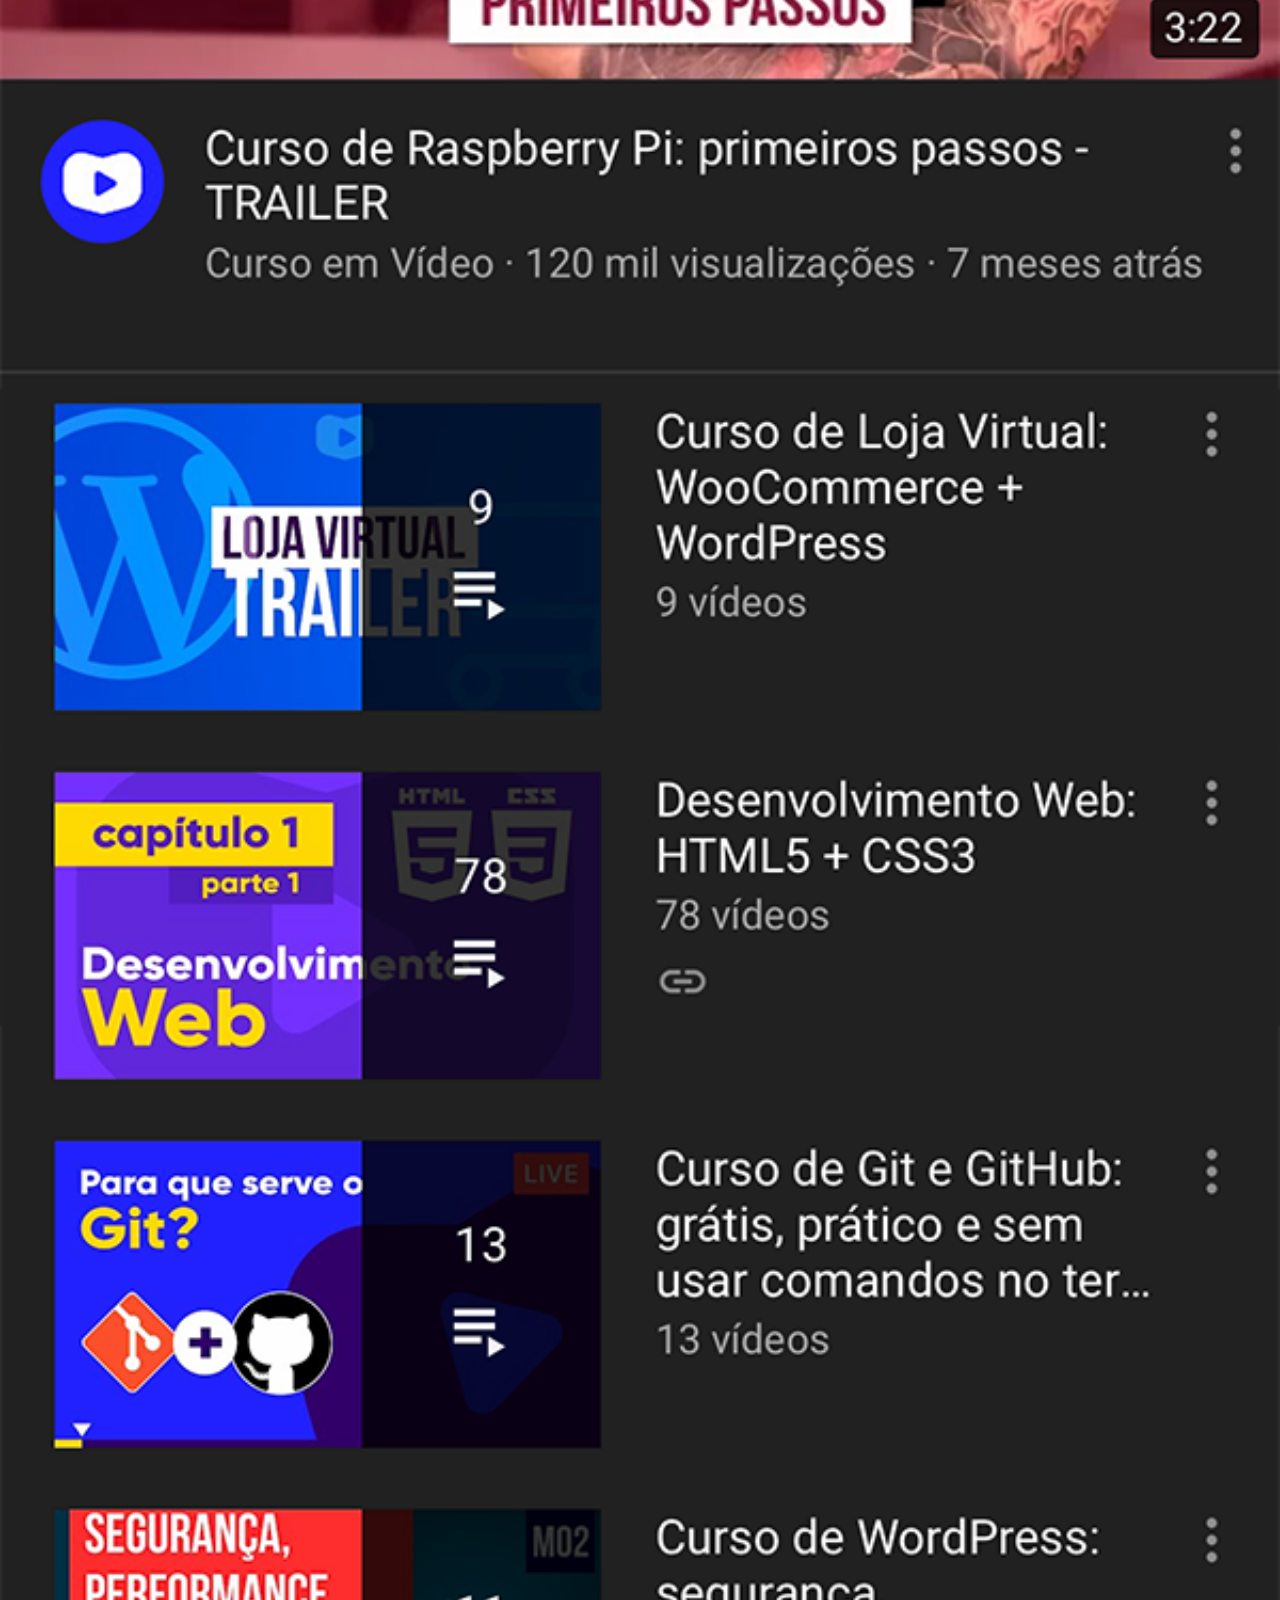
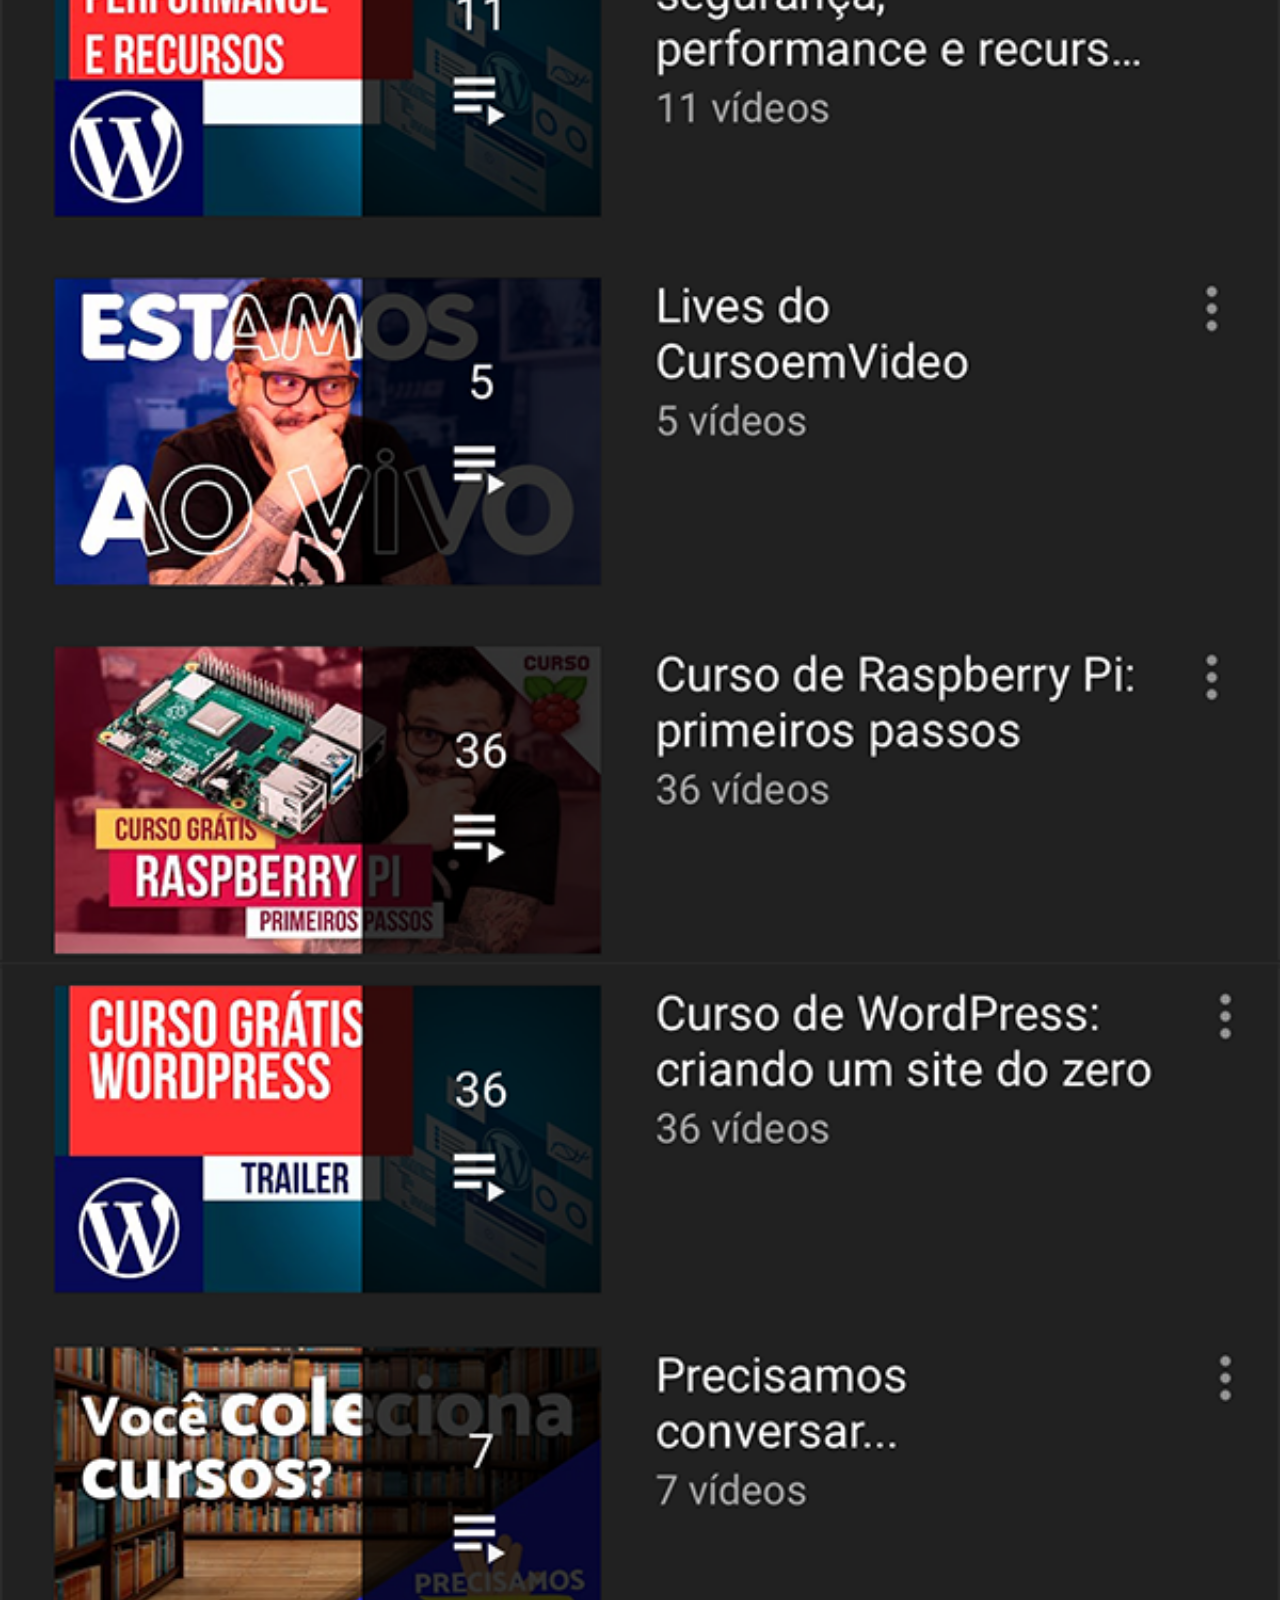
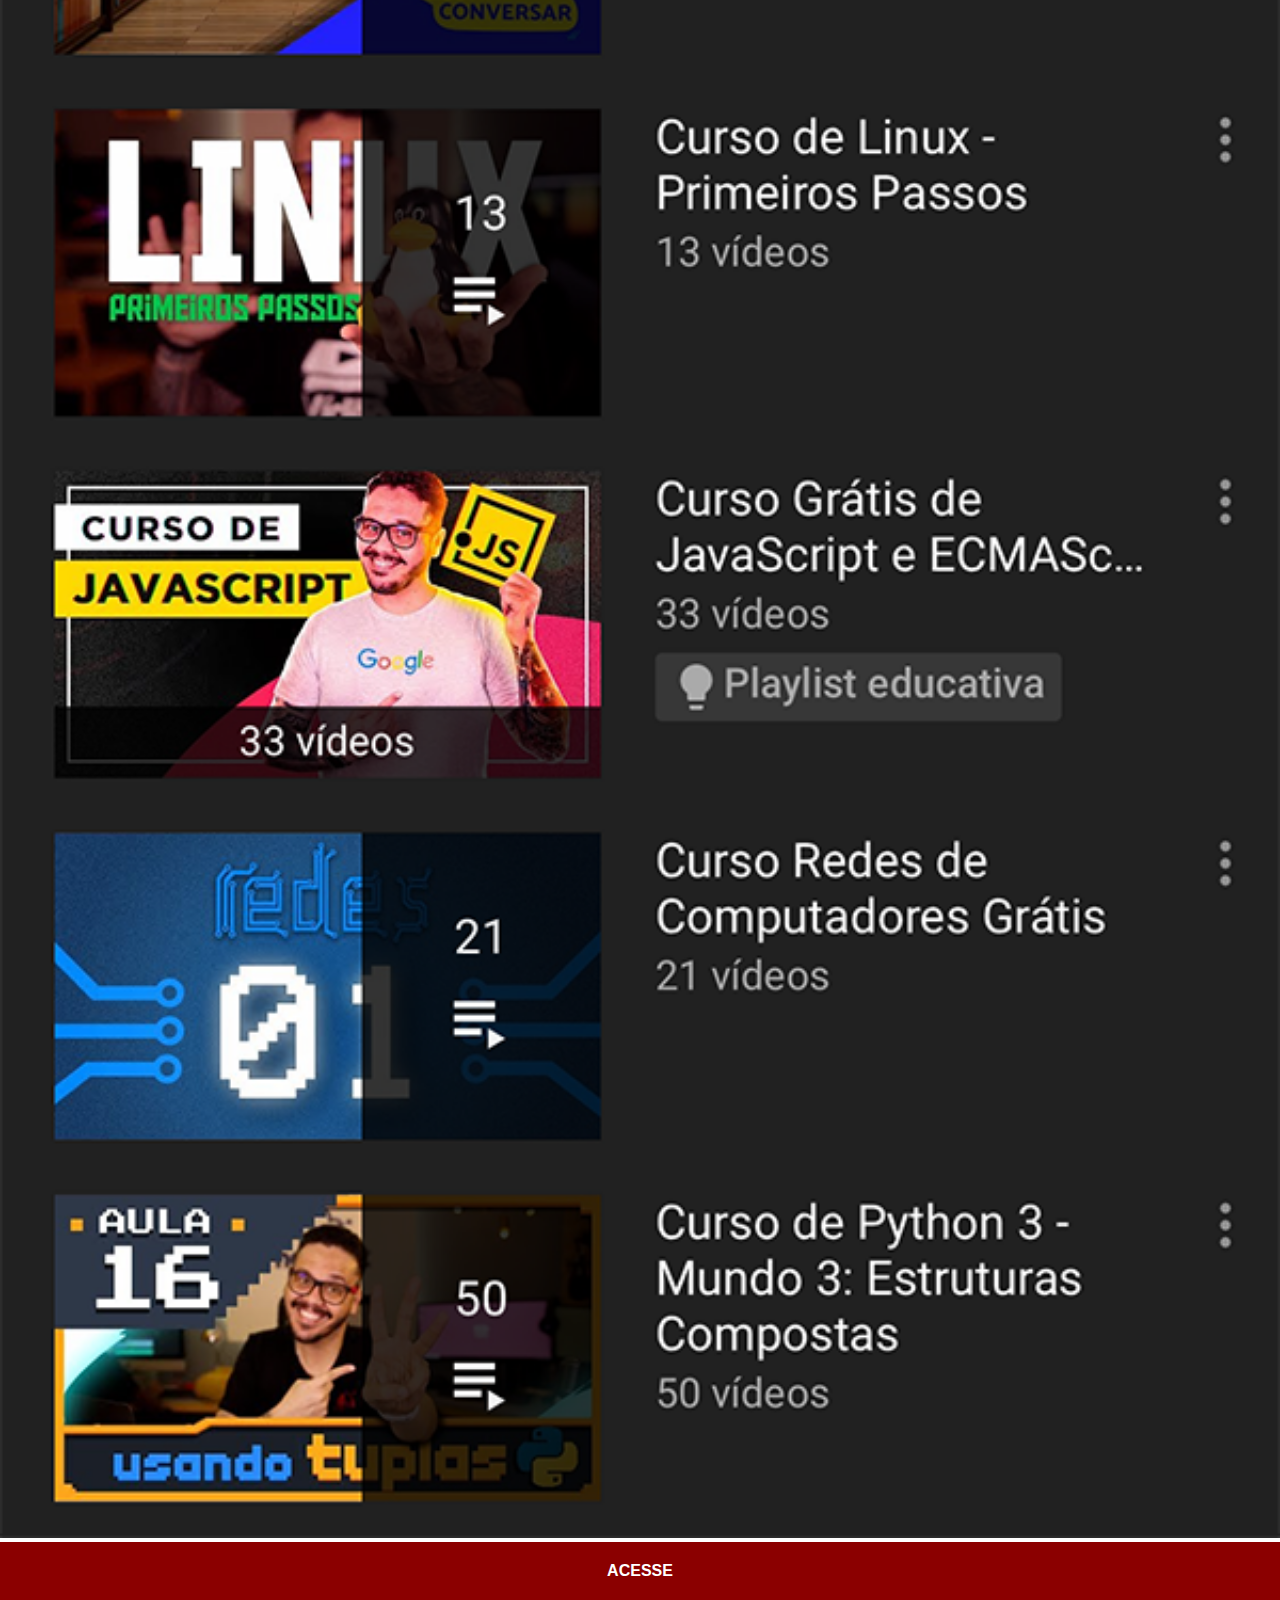
<file: youtube.html>
<!DOCTYPE html>
<html lang="pt-br">
<head>
    <meta charset="UTF-8">
    <meta http-equiv="X-UA-Compatible" content="IE=edge">
    <meta name="viewport" content="width=device-width, initial-scale=1.0">
    <title>Youtube</title>
    <link rel="stylesheet" href="estilos/social.css">
    <style>
        * {
            margin: 0px;
            padding: 0px;
            font-family: Arial, Helvetica, sans-serif;
        }

        ::-webkit-scrollbar {
            width: 0px;
            height: 0px;
        }
        img {
            width: 100vw;
            

        }

        a {
            display: block;
            background-color: darkred;
            padding: 20px;
            color: white;
            text-align: center;
            font-weight: bolder;
            text-decoration: none;
        }

        a:hover {
            background-color: red;
        }
    </style>
</head>
<body>
    <img src="imagens/tela-youtube.png" alt="Youtube">
    <a href="https://www.youtube.com/c/CursoemV%C3%ADdeo/playlists" target="_blank">ACESSE</a>
</body>
</html>
</file>
<file: estilos/style.css>
@charset "UTF-8";

* {
    margin: 0px;
    padding: 0px;
    font-family: Arial, Helvetica, sans-serif;
}

html, body {
    height: 100vh;
    width: 100vw;
    background-color: black;
}

body {
    background: rgba(128, 0, 128, 0.493);
    background-size: cover;
    background-attachment: fixed;
}

main {
    height: 100vh;
    position: relative;
}

section#telefone {
    position: absolute;
    top: 50%;
    left: 50%;
    transform: translate(-50%, -50%);

    height: 627px;
    width: 311px;
    background: url('../imagens/frame-iphone.png') no-repeat;
}

iframe#tela {
    position: relative;
    top: 80px;
    left: 22px;
    width: 267px;
    height: 471px;
}

section#redes-sociais {
    text-align: right;
}

section#redes-sociais img {
    width: 50px;
    margin: 10px;
    border-radius: 50%;
    box-shadow: 2px 2px 5px rgba(0, 0, 0, 0.384);
    box-sizing: border-box;
    transition: transform .5s, border 1s;
}

section#redes-sociais img:hover {
    border: 2px solid rgba(255, 255, 255, 0.26);
    transform: translate(-3px, -3px);
    box-shadow: 5px 5px 10px rgba(0, 0, 0, 0.397);

}
</file>
<file: estilos/social.css>
@charset "UTF-8";

* {
    margin: 0px;
    padding: 0px;
    font-family: Arial, Helvetica, sans-serif;
}

::-webkit-scrollbar {
    width: 0px;
    height: 0px;
}
img {
    width: 100vw;
    

}

a {
    display: block;
    background-color: darkred;
    padding: 20px;
    color: white;
    text-align: center;
    font-weight: bolder;
    text-decoration: none;
}

a:hover {
    background-color: red;
}
</file>
